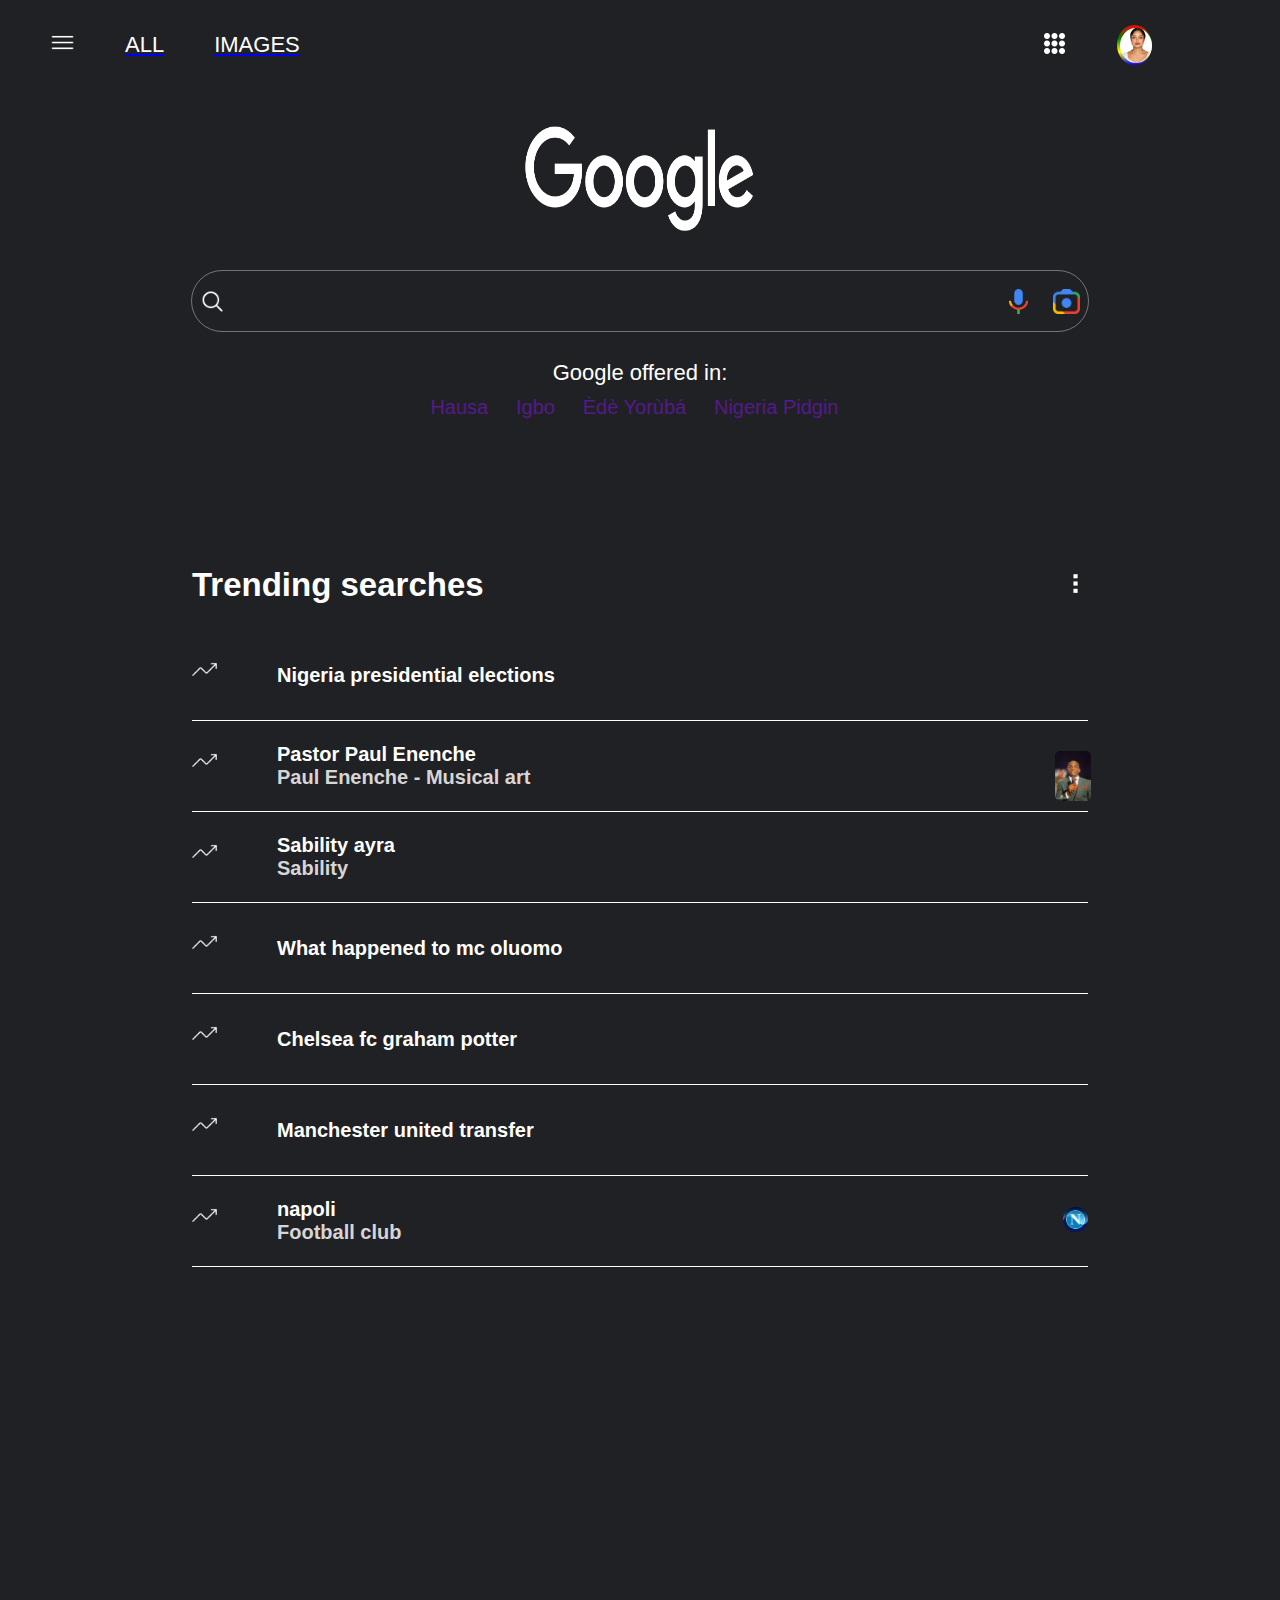
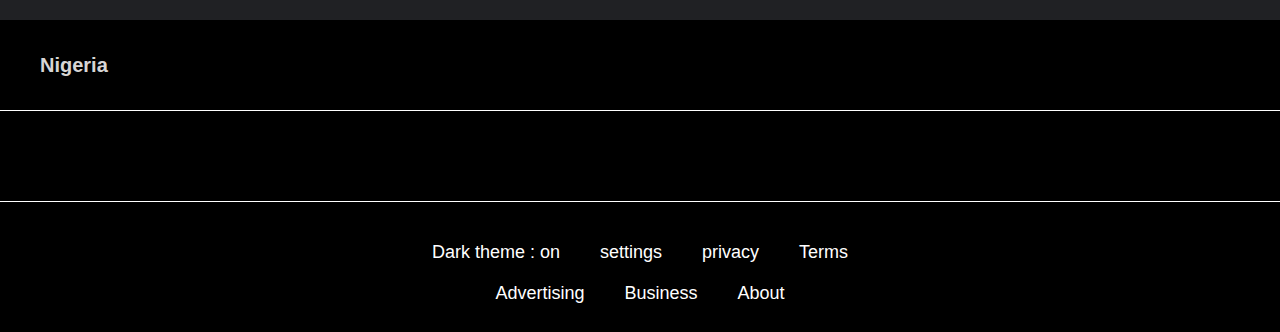
<file: google_clone_assignment/google.com.html>
<!DOCTYPE html>
<html lang="en">
<head>
    <meta charset="UTF-8">
    <meta http-equiv="X-UA-Compatible" content="IE=edge">
    <meta name="viewport" content="width=device-width, initial-scale=1.0">
    <title>www.google.com</title>
    <link rel="stylesheet" href="google.com.css">
    <link rel="stylesheet" href="google-trending.css">
</head>
<body>
    <div class="nav">
        <div class="left_nav">
            <div>
                <img class="menu2" src="icons8-menu-rounded-30.png">
            </div>
            <div>
                <p class="top">ALL</p>
            </div>
            <div>
                <p class="top">IMAGES</p>
            </div>
        </div>
        <div class="right_nav">
            <div>
                <img class="menu1" src="icons8-circled-menu-50.png">
            </div>
            <div class="profile">
            </div>
        </div>
    </div>
    <!-- google search session -->
    <div class="main">
        <div class="logo">
            <img class="google_logo" src="images$google/google_logo.jpg">
        </div>
        <div class="search-container">
            <fieldset class="search_session">
                <img class="search_icon" src="images$google/icons8-search-30.png">
                <input class="SEARCH" type="search">
                <img class="voice" src="images$google/clipart159611.png">
                <img class="google_lens" src="images$google/Google_Lens_2021.png">
            </fieldset>
        </div>
        <div class="language">
            <p>Google offered in:</p>
            <div class="language-container">
                <a class="blue" href="">Hausa</a> &nbsp; &nbsp;
                <a class="blue" href="">Igbo</a> &nbsp; &nbsp;
                <a class="blue" href="">Èdè Yorùbá</a> &nbsp; &nbsp;
                <a class="blue" href="">Nigeria Pidgin</a> &nbsp;
            </div>
        </div>
    </div>
    <div class="sub_main">
        <div class="sub_main_container">
            <div class="first_sub_main">
                <div class="first_sub_mainleft">
                    <h1>Trending searches</h1>
                </div>
                <div class="first_sub_mainright">
                    <img class="mini_icon" src="images$google/icons8-menu-vertical-24.png">
                </div>
            </div>
            <div class="second_sub_main">
                <div class="trend-left">
                    <img class="trend" src="images$google/icons8-chart-arrow-rise-64.png">
                </div>
                <div class="trend_right">
                    <span>Nigeria presidential elections</span>
                </div>
            </div>
            <div class="third_sub_main">
                <div class="third_sub_container_left">
                    <div class="trend-left">
                        <img class="trend" src="images$google/icons8-chart-arrow-rise-64.png">
                    </div>
                    <div class="trend_right">
                        <span>Pastor Paul Enenche </span> <br>
                        <span class="grey">Paul Enenche - Musical art</span>
                    </div>
                </div>
                <div class="third_sub_container_right">
                    <div class="trend_image">
                        <img class="enenche" src="images$google/88060295_685172685624243_5020403219507970048_n.jpg">
                    </div>
                </div>
            </div>
            <div class="fourth_sub_main">
                <div class="trend-fourth">
                    <img class="trend" src="images$google/icons8-chart-arrow-rise-64.png">
                </div>
                <div class="trend_fourth">
                    <span>Sability ayra</span> <br>
                    <span class="grey">Sability</span>
                </div>
            </div>
           <div class="fifth_sub_main">
                <div class="trend-fifth">
                    <img class="trend" src="images$google/icons8-chart-arrow-rise-64.png">
                </div>
                <div class="trend_fifth">
                    <span>What happened to mc oluomo</span>
                </div>
            </div>
            <div class="sixth_sub_main">
                <div class="trend-sixth">
                    <img class="trend" src="images$google/icons8-chart-arrow-rise-64.png">
                </div>
                <div class="trend_sixth">
                    <span>Chelsea fc graham potter</span>
                </div>
            </div>
            <div class="seventh_sub_main">
                <div class="trend-seventh">
                    <img class="trend" src="images$google/icons8-chart-arrow-rise-64.png">
                </div>
                <div class="trend_seventh">
                    <span>Manchester united transfer</span>
                </div>
            </div>
            <div class="eight_sub_main">
                <div class="eight_sub_container_left">
                    <div class="trend-left">
                        <img class="trend" src="images$google/icons8-chart-arrow-rise-64.png">
                    </div>
                    <div class="trend_eight">
                        <span>napoli </span> <br>
                        <span class="grey">Football club</span>
                    </div>
                </div>
                <div class="eight_sub_container_right">
                    <div class="trend_image">
                        <img class="NApoli" src="images$google/clipart2045592.png">
                    </div>
                </div>
            </div>
        </div>
    </div>
    <div class="deep_black">
        <div class="sub_main2">
            <p class="sub_mainp">Nigeria</p>
        </div>
        <div class="sub_main3">
            <p class="sub_mainempty"></p>
        </div>
        <div class="footer">
            <div class="footer_container">
                <ul class="language_footer">
                    <li>Dark theme : on</li>
                        <li>settings </li>
                        <li>privacy</li>
                        <li>Terms</li>
                </ul>
                <ul class="language_footer">
                    <li>Advertising</li> 
                        <li>Business</li> 
                        <li>About </li> 
                </ul>
            </div>
        </div>
    </div> 
</body>
</html>
</file>
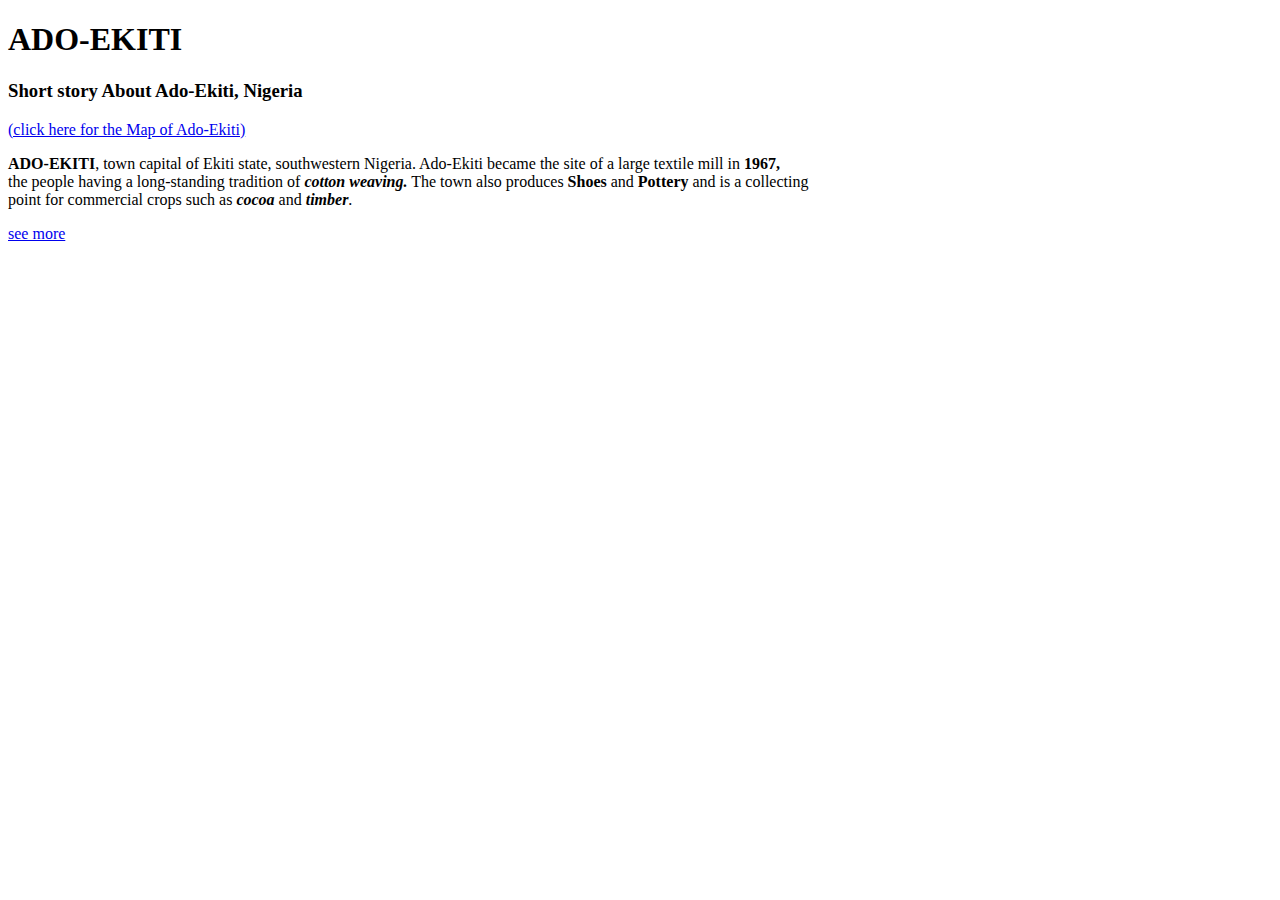
<file: week 1/Assignment day 1.html>
<!DOCTYPE html>
<html lang="en">

<head>
  <meta charset="UTF-8">
  <meta http-equiv="X-UA-Compatible" content="IE=edge">
  <meta name="viewport" content="width=device-width, initial-scale=1.0">
  <title>Short story</title>
</head>

<body>
  <h1>ADO-EKITI</h1>
  <h3>Short story About Ado-Ekiti, Nigeria</h3>
  <a href="https://www.google.com/maps/@7.633333,5.216667,45178m/data=!3m1!1e3?hl=en-US">(click here for the Map of
    Ado-Ekiti)</a>
  <div>
    <p><strong>ADO-EKITI</strong>, town capital of Ekiti state, southwestern Nigeria.
      Ado-Ekiti became the site of a large textile mill in <strong>1967,</strong>
      <br>the people having a long-standing tradition of <strong><i>cotton weaving.</i></strong>
      The town also produces <strong>Shoes</strong> and <strong>Pottery</strong> and is a collecting
      <br>point for commercial crops such as <strong><em>cocoa</em></strong> and <strong><em>timber</em></strong>.
    </p>
    <a href="https://www.britannica.com/place/Ado-Ekiti">see more</a>
  </div>
</body>

</html>
</file>
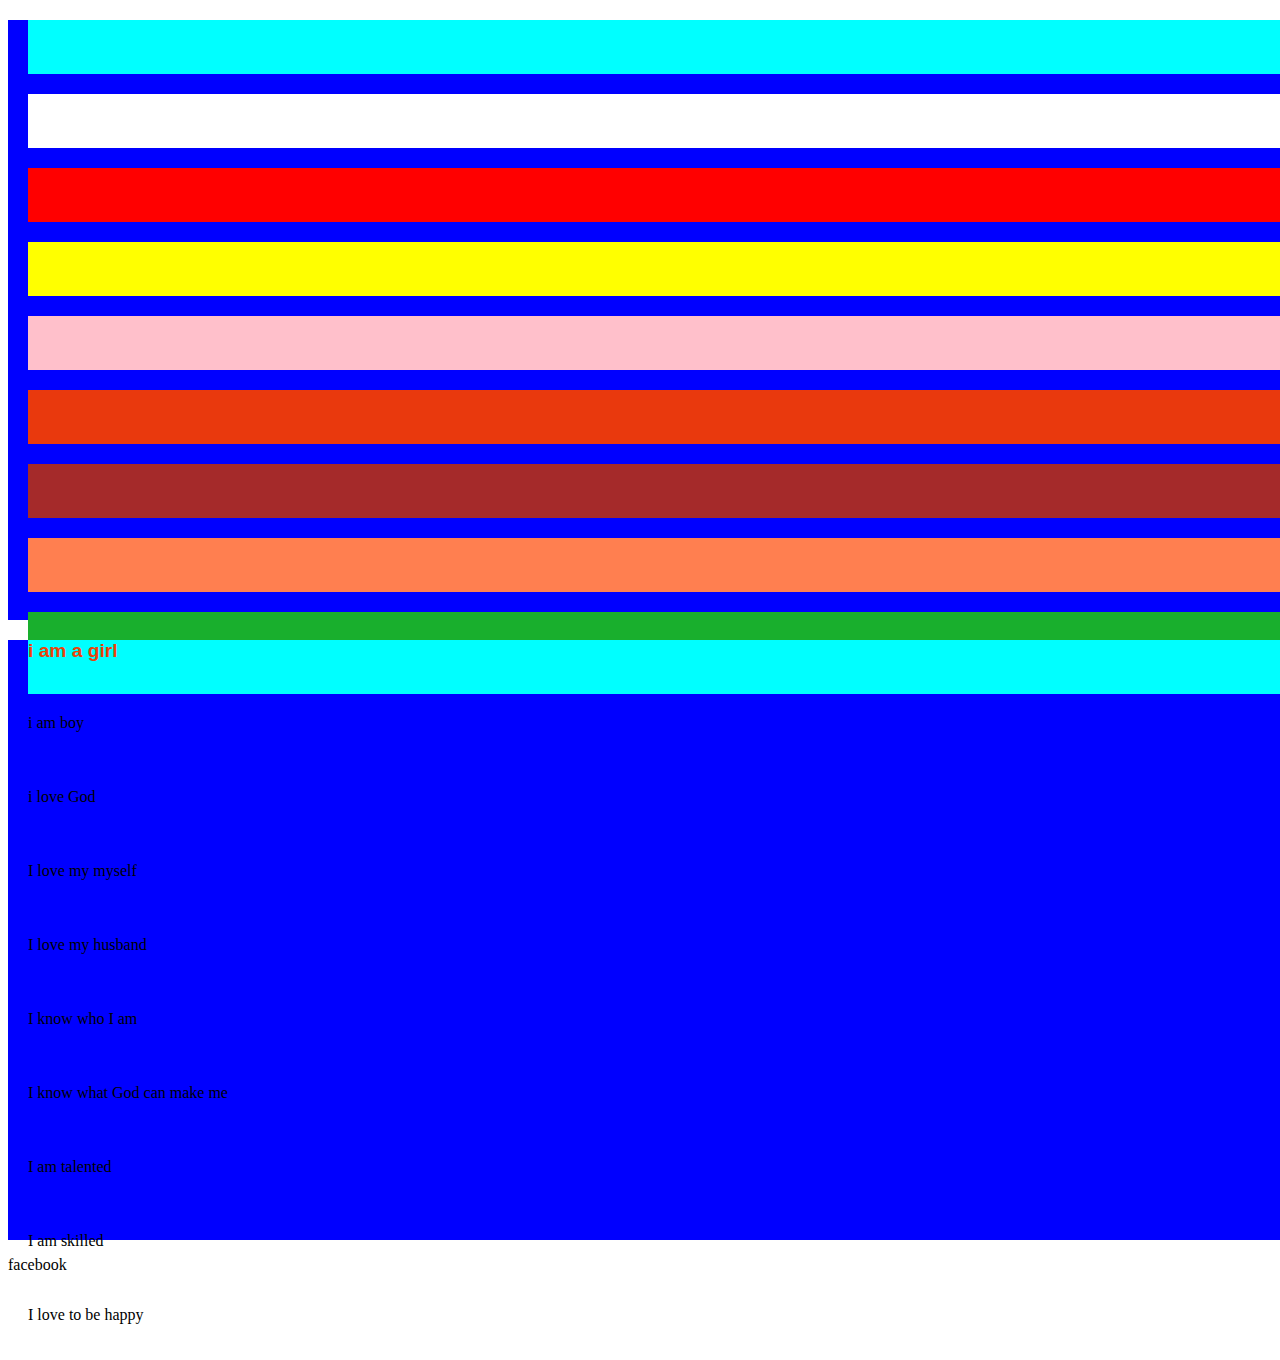
<file: week 1/Day 3.html>
<!DOCTYPE html>
<html lang="en">
<head>
    <meta charset="UTF-8">
    <meta http-equiv="X-UA-Compatible" content="IE=edge">
    <meta name="viewport" content="width=device-width, initial-scale=1.0">
    <title>Document</title>
    <link rel="stylesheet" href="style.css">
</head>
<body>
  <div class="parent">
    <div class="first born"></div>
    <div class="second born"></div>
    <div class="third born"></div>
    <div class="fourth born"></div>
    <div class="fifth born"></div>
    <div class="six born"></div>
    <div class="seven born"></div>
    <div class="eight born"></div>
    <div class="nine born"></div>
    <div class="ten born"></div>
  </div> 
<div>
   <div class="parent">
    <div class="children a">i am a girl</div>
    <div class="children b">i am boy</div>
    <div class="children c">i love God</div>
    <div class="children d">I love my myself</div>
    <div class="children e">I love my husband</div>
    <div class="children f">I know who I am</div>
    <div class="children 7">I know what God can make me</div>
    <div class="children 8">I am talented</div>
    <div class="children 9">I am skilled</div>
    <div class="children 10">I love to be happy</div>
   </div>
   <p>facebook</p> 
</body>
</html>
</file>
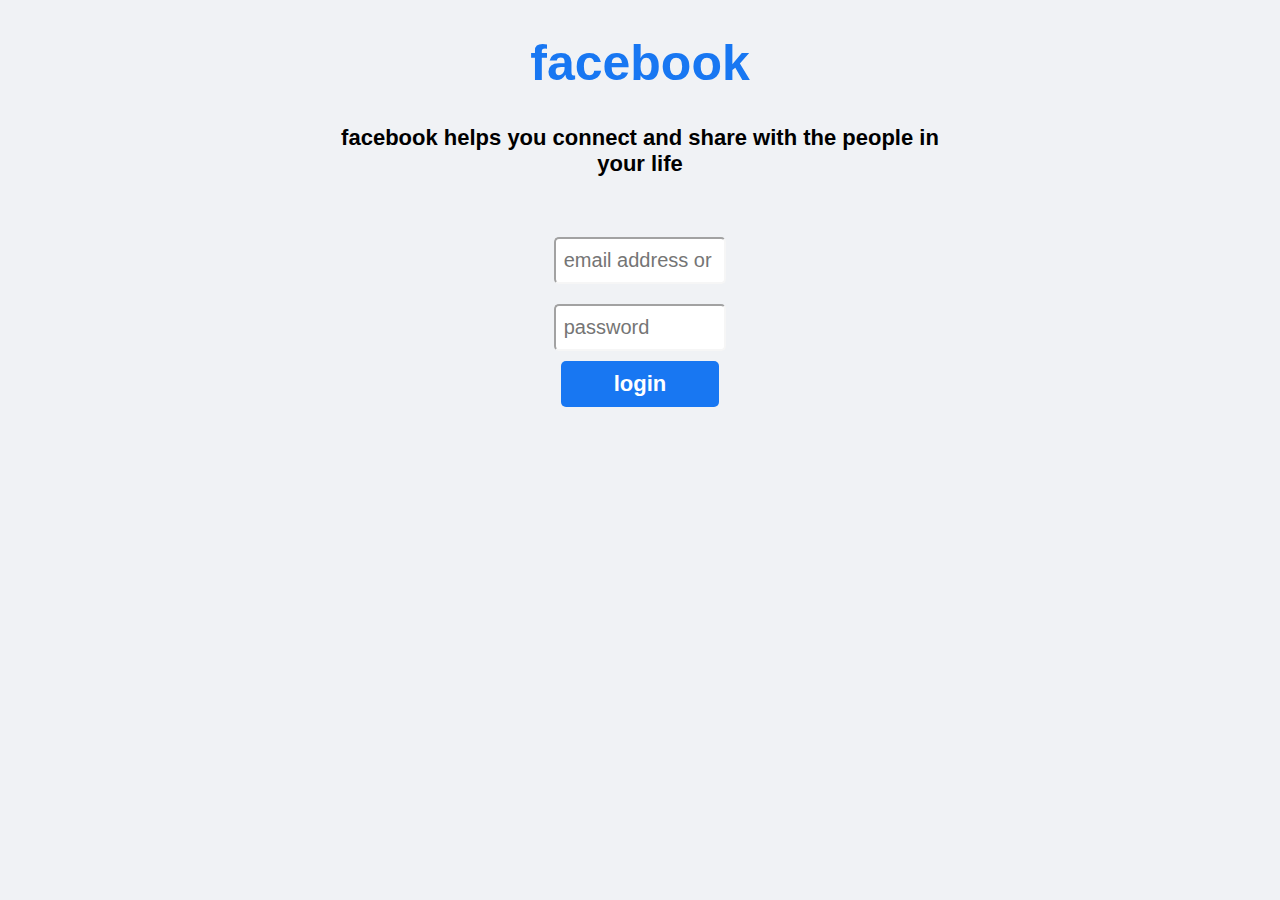
<file: week 1/facebook clone.html>
<!DOCTYPE html>
<html lang="en">
<head>
    <meta charset="UTF-8">
    <meta http-equiv="X-UA-Compatible" content="IE=edge">
    <meta name="viewport" content="width=device-width, initial-scale=1.0">
    <title>facebook clone</title>
    <link rel="stylesheet" href="facebook clone.css">
</head>
<body>
  <div class="container">
    <h1 class="title">facebook</h1>
    <p class="instruction">facebook helps you connect and share 
        with the people in your life</p>
</div>
    <div class="input_container">
        <div class="input_fields">
            <input type="text" placeholder="email address or phone number">
            <input type="password" placeholder="password">
            <button>login</button>
        </div>
    </div>
</body>
</html>
</file>
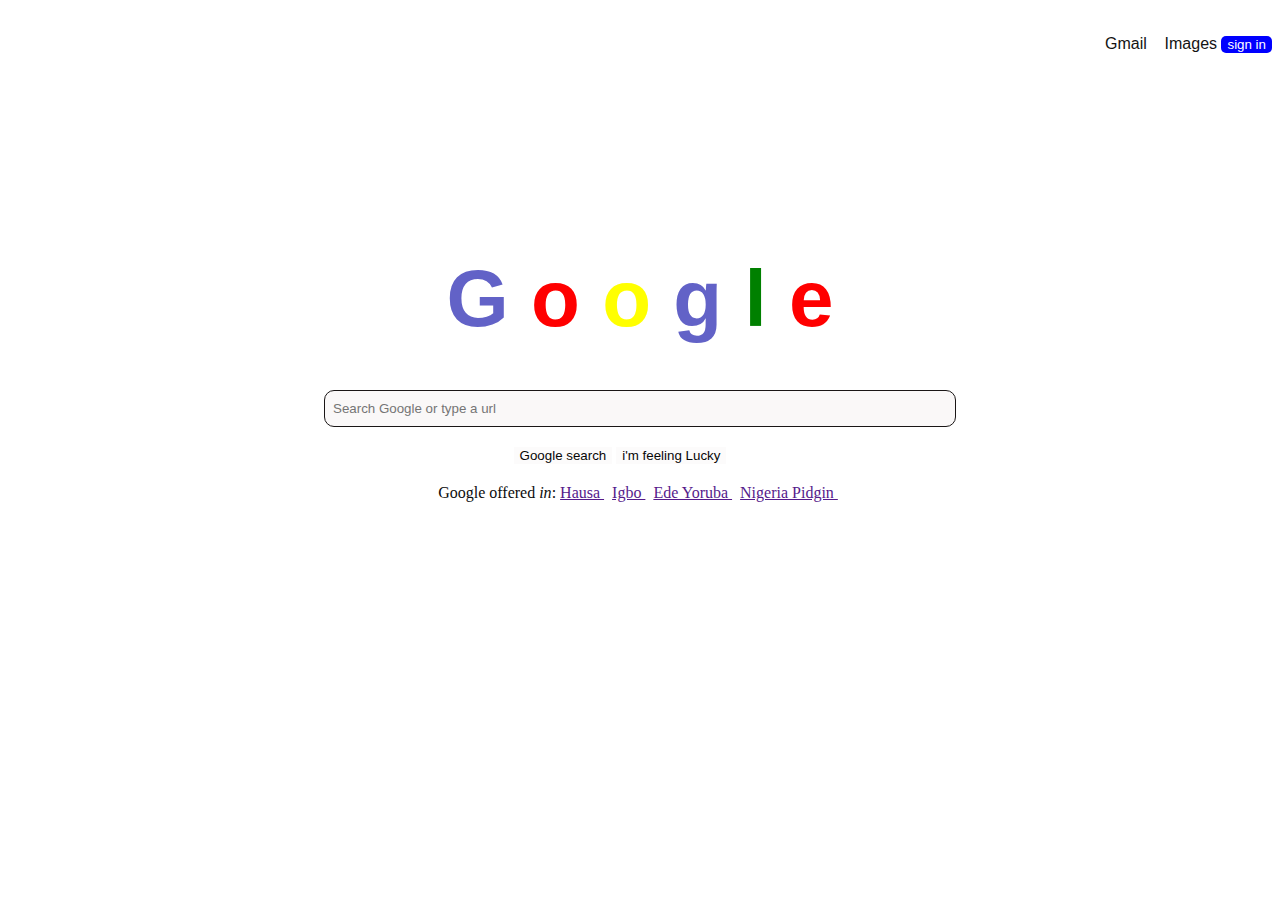
<file: week 1/Google assignment.html>
<!DOCTYPE html>
<html lang="en">

<head>
    <meta charset="UTF-8">
    <meta http-equiv="X-UA-Compatible" content="IE=edge">
    <meta name="viewport" content="width=device-width, initial-scale=1.0">
    <title>google log in page clone</title>
    <link rel="stylesheet" href="google assignment.css">
</head>

<body>
    <div class="left_top">
        <pre> Gmail    Images <button class="sign">sign in</button></pre>
    </div>
    <div class="container_head">
        <h1 class="title"><span class="blue">G</span>
            <span class="red">o</span>
            <span class="yellow">o</span>
            <span class="blue">g</span>
            <span class="green">l</span>
            <span class="red">e</span></h1>
    </div>
    <div class="container_input">
        <input type="search" placeholder="Search Google or type a url" id="input"/>
    </div>
    <div class="container_button">
        <button><a href="www.google.com"></a>Google search</button>
        <button>i'm feeling Lucky</button>
    </div>
    <div class="container_footer">
        <span>Google offered <i> in</i>:</span>
        <a href=""> Hausa </a> &nbsp
        <a href=""> Igbo </a> &nbsp
        <a href=""> Ede Yoruba </a> &nbsp
        <a href=""> Nigeria Pidgin </a> &nbsp
    </div>
</body>

</html>
</file>
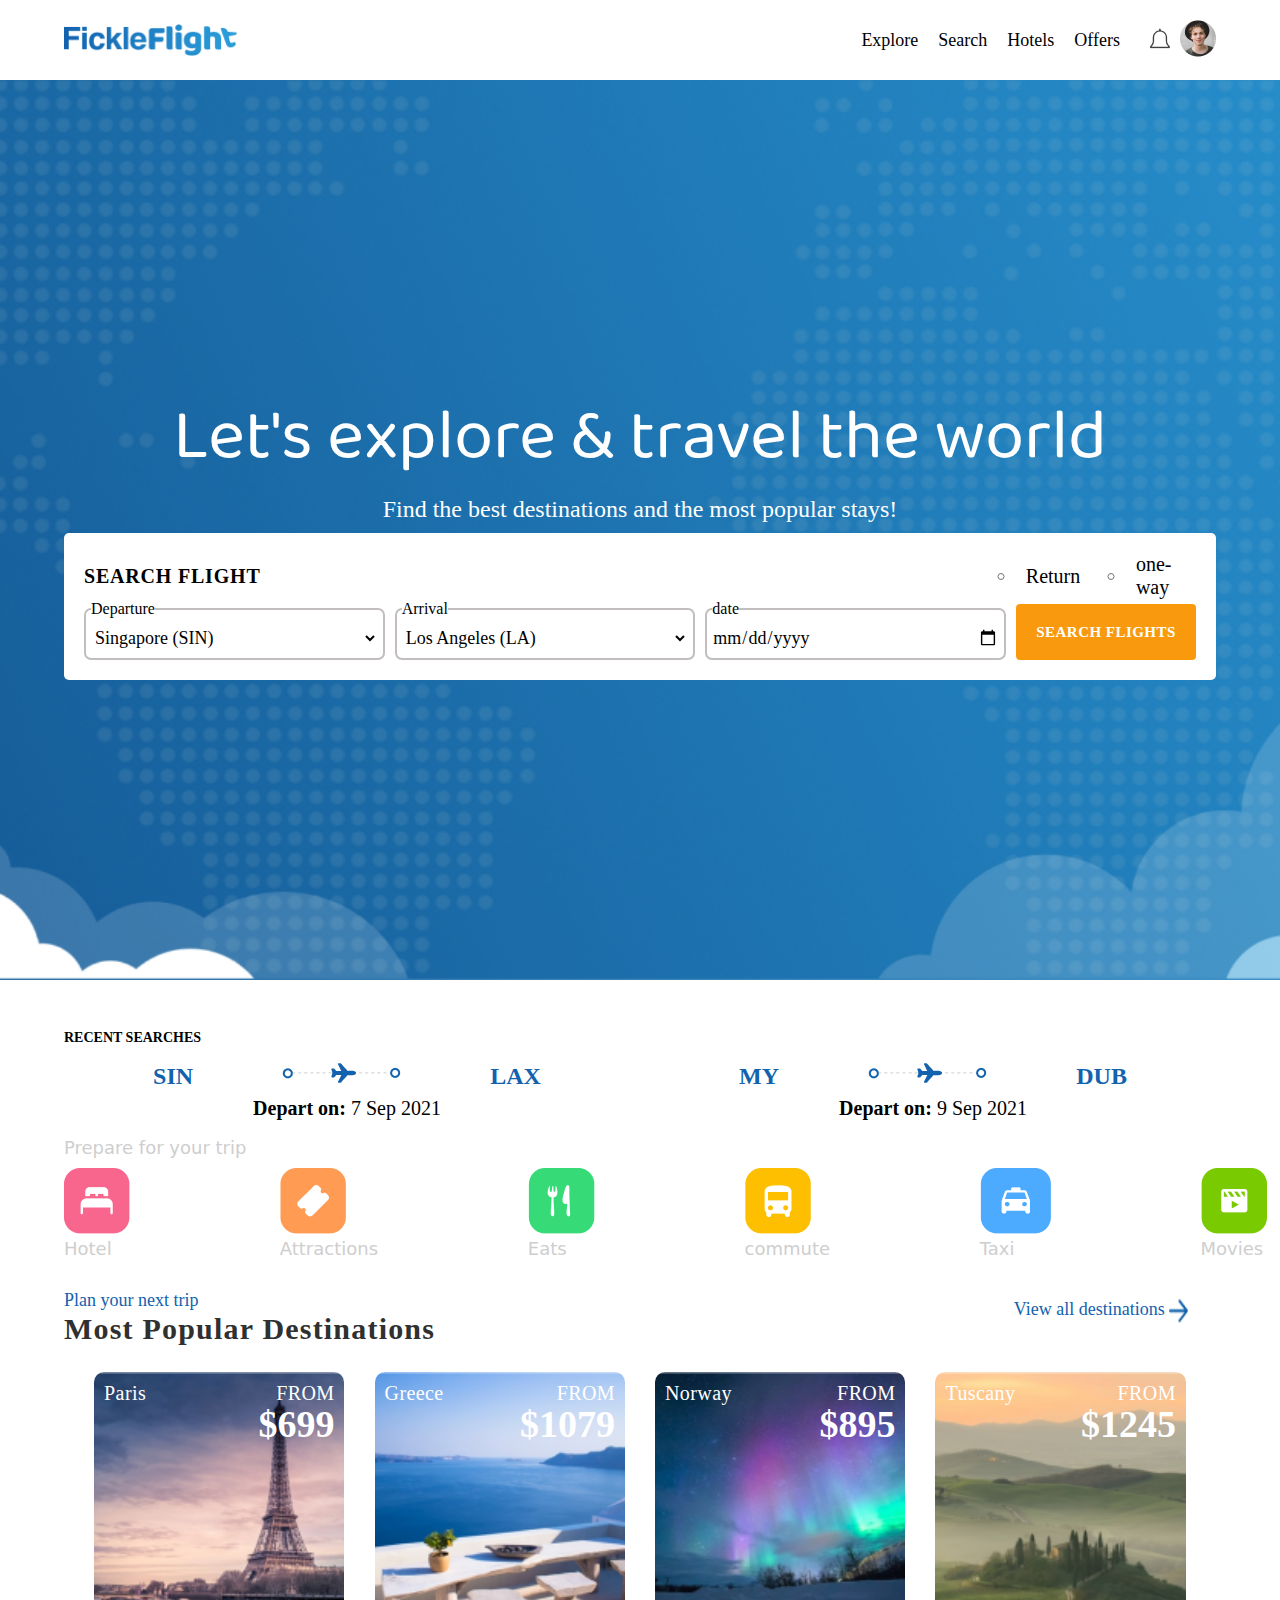
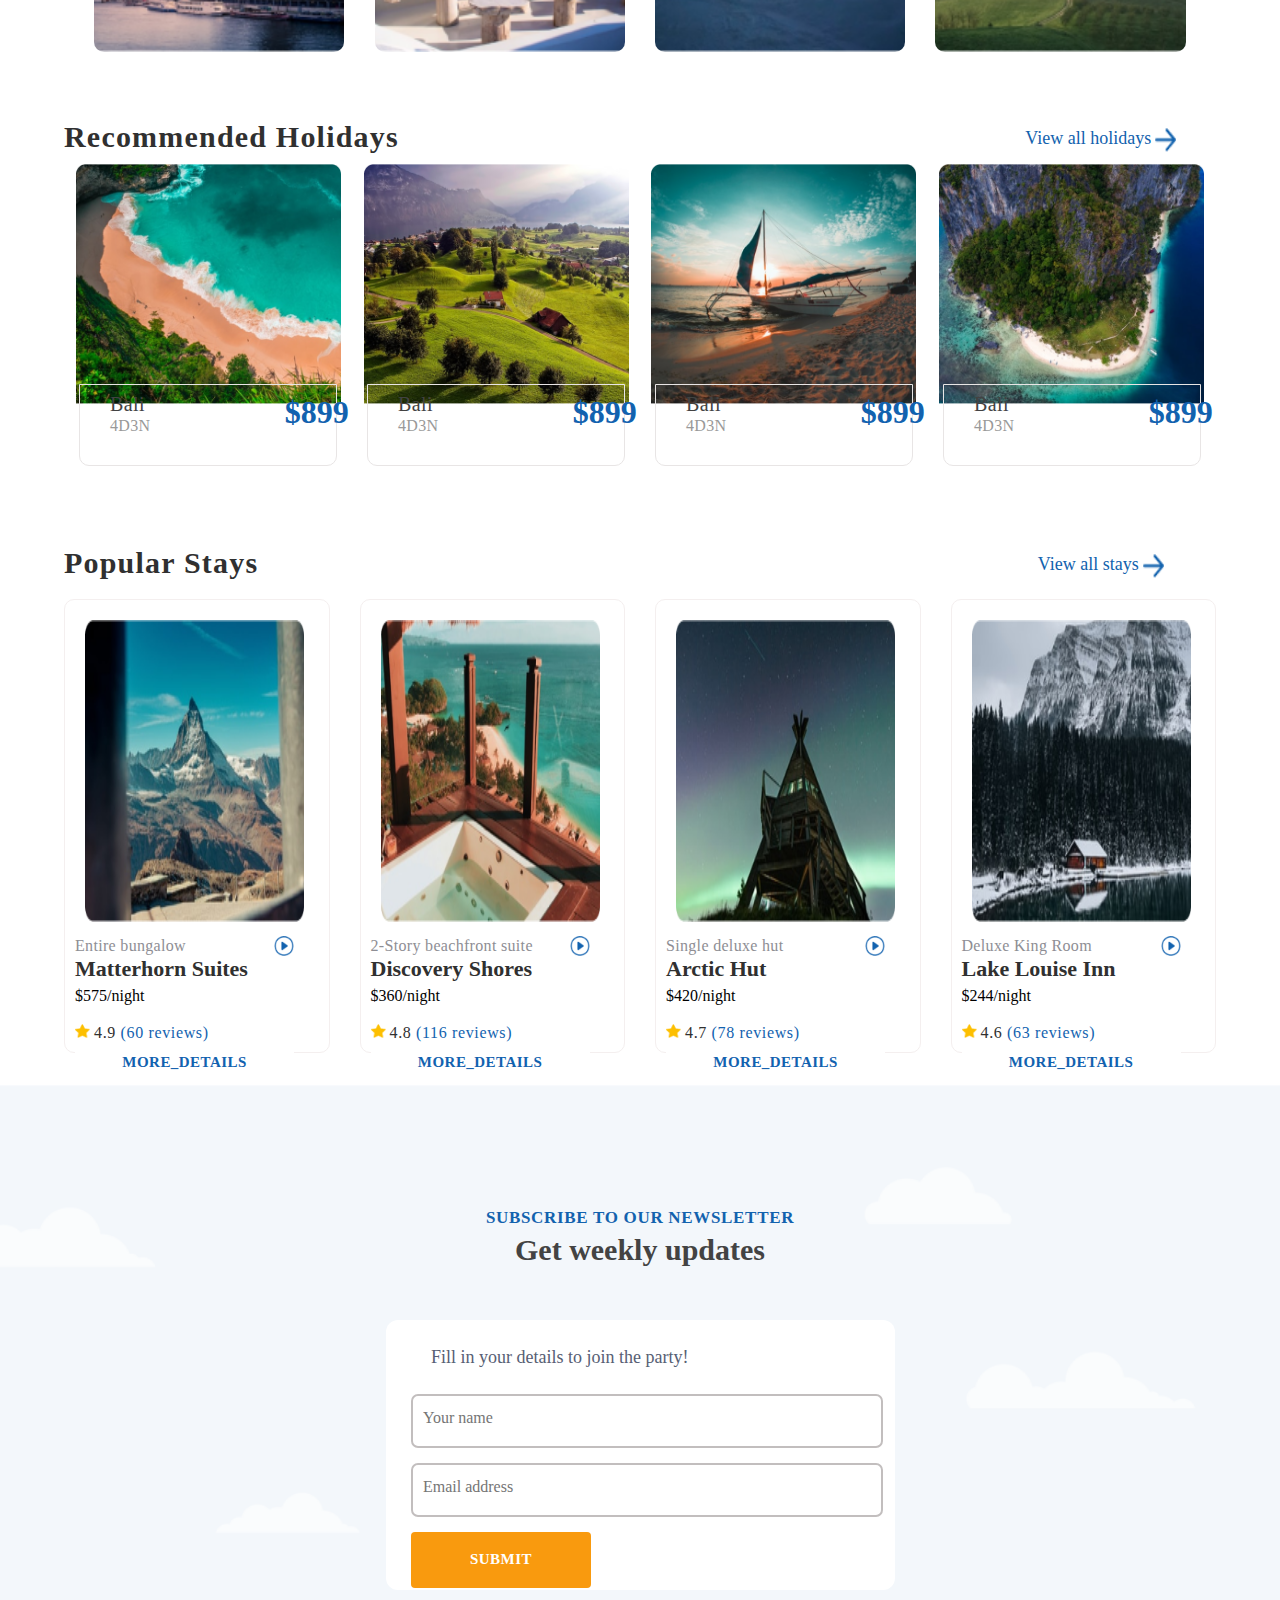
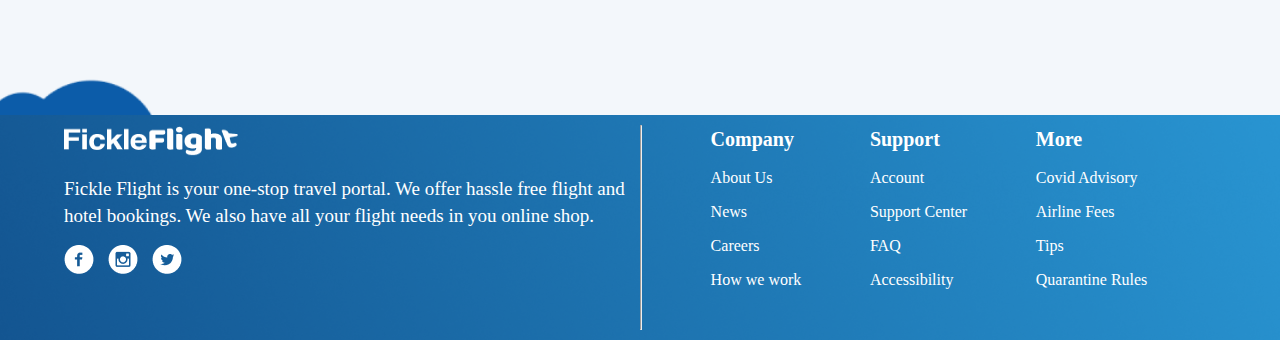
<file: week 2/www.flicker.com.html>
<!DOCTYPE html>
<html lang="en">

<head>
    <meta charset="UTF-8">
    <meta http-equiv="X-UA-Compatible" content="IE=edge">
    <meta name="viewport" content="width=device-width, initial-scale=1.0">
    <title>www.flickerflight.com</title>
    <link rel="stylesheet" href="main.css">
    <link rel="stylesheet" href="day3.css">
    <link rel="stylesheet" href="hero.css">
    <link rel="stylesheet" href="sub_main.css">
    <link rel="stylesheet" href=" sub_main2.css">
    <link rel="stylesheet" href="sub_main3.css">
    <link rel="stylesheet" href="footer.css">
    <link rel="stylesheet" href="foot_footer.css">
    <link rel="preconnect" href="https://fonts.googleapis.com">
    <link rel="preconnect" href="https://fonts.gstatic.com" crossorigin>
    <link
        href="https://fonts.googleapis.com/css2?family=Baloo+Bhai+2:wght@800&family=Baloo+Bhaijaan+2:wght@800&display=swap"
        rel="stylesheet">
</head>

<body>
    <!-- header section -->
    <header class="header_container">
        <div class="header_content">
            <img class="logo" src="/week 2/day 2/images/Combined-Shapeflickertop.png" />
            <ul class="navigation">
                <li class="nav">
                    <a href="">Explore</a>
                    <a href="">Search</a>
                    <a href="">Hotels</a>
                    <a href="">Offers</a>
                </li>
                <li class="icon">
                    <i class="bell"><img src="images/Vectorbell.png"></i>
                    <i class="profile"><img src="images/profile picture.png"></i>
                </li>
            </ul>
        </div>
    </header>
    <!-- Hero section -->
    <section class="hero">
        <div class="hero_container">
            <h1 class="title">Let's explore & travel the world</h1>
            <p class="subtitle">Find the best destinations and the most popular stays!</p>
            <div class="input_field_container">
                <div class="top_field_title">
                    <h2>Search flight</h2>
                    <div class="type_radio">
                        <input id="Return" type="radio" name="flight" value="Return" />
                        <label class="label_for_flight" for="Return">Return</label>
                        <input id="one-way" type="radio" name="flight" value="One-way" />
                        <label class="label_for_flight" for="one-way">one-way</label>
                    </div>
                </div>
                <div class="input_field_select_container">
                    <div class="fieldset_container">
                        <fieldset>
                            <legend value="Departure">Departure</legend>
                            <select class="departure">
                                <option value="Departure">Singapore (SIN)</option>
                                <option value="Departure">Nigeria (N)</option>
                            </select>
                        </fieldset>
                        <fieldset>
                            <legend value="Arrival">Arrival</legend>
                            <select class="departure">
                                <option value="Arrival">Los Angeles (LA)</option>
                                <option value="Arrival">Nigeria </option>
                            </select>
                        </fieldset>
                        <fieldset>
                            <legend value="Date">date</legend>
                            <input class="departure" type="date" placeholder="01/05/2022" value="date">
                        </fieldset>
                        <div class="button_container">
                            <button>Search flights</button>
                        </div>
                    </div>

                </div>
            </div>
        </div>
    </section>
    <!-- main body -->
    <section class="main_body">
        <div class="RECENT_search_container">
            <p class="rec"> RECENT SEARCHES </p>
            <div class="upperpart">
                <div class="lax">
                    <div class="uplax">
                        <div class="sin_line">
                            <p> SIN </p>
                        </div>
                        <div class="plane"><img src="/week 2/images/Durationmainflight.png"> </div>
                        <div class="depart_date">
                            <p>LAX</p>
                        </div>
                    </div>
                    <div class="downlax">
                        <p><strong>Depart on:</strong> 7 Sep 2021</p>
                    </div>
                </div>
                <div class="Dub">
                    <div class="upDub">
                        <div class="dub_line">
                            <p> MY </p>
                        </div>
                        <div class="plane"><img src="/week 2/images/Durationmainflight.png"></div>
                        <div class="depart_date">
                            <p>DUB</p>
                        </div>
                    </div>
                    <div class="downDub">
                        <p><strong>Depart on:</strong> 9 Sep 2021</p>
                    </div>
                </div>
            </div>
            <div class="prepare_trip_container">
                <p>Prepare for your trip</p>
                <div class="prepare_trip_gallery">
                    <figure>
                        <img class="gallery" src="/week 2/images/Hotel Icon.png">
                        <figcaption>Hotel</figcaption>
                    </figure>
                    <figure>
                        <img class="gallery" src="/week 2/images/Attractions Icon.png">
                        <figcaption>Attractions</figcaption>
                    </figure>
                    <figure>
                        <img class="gallery" src="/week 2/images/Eats Icon.png">
                        <figcaption>Eats</figcaption>
                    </figure>
                    <figure>
                        <img class="gallery" src="/week 2/images/Commute icon.png">
                        <figcaption>commute</figcaption>
                    </figure>
                    <figure>
                        <img class="gallery" src="/week 2/images/Taxi Icon.png">
                        <figcaption>Taxi</figcaption>
                    </figure>
                    <figure>
                        <img class="gallery" src="/week 2/images/Movies icon.png">
                        <figcaption>Movies</figcaption>
                    </figure>
                </div>
            </div>
        </div>
    </section>
    <!-- plan_your_next_trip -->
    <section class="sub_main">
        <div class="plan_your_trip_container">
            <div class="plan_your_trip_container_upper">
                <div class="up1">
                    <p class="plan">Plan your next trip</p>
                    <h3 class="popular">Most Popular Destinations</h3>
                </div>
                <div class="up2">
                    <p>View all destinations</p>
                    <img class="direction" src="/week 2/images/Groupdirection.png">
                </div>
            </div>
            <div class="plan_your_trip_container_down">
                <div class="down">
                    <div class="down_bg1">
                        <div class="top_text">
                            <p class="left_top">Paris</p>
                            <p class="right_top">FROM</p>
                        </div>
                        <p class="right_top_big">$699</p> 
                    </div>
                    <div class="down_bg2">
                        <div class="top_text">
                        <p class="left_top">Greece</p>
                        <p class="right_top">FROM</p>
                        </div>
                        <p class="right_top_big">$1079</p> 
                    </div>
                    <div class="down_bg3">
                        <div class="top_text">
                         <p class="left_top">Norway</p>
                        <p class="right_top">FROM</p>
                        </div>
                        <p class="right_top_big">$895</p> 
                    </div>
                    <div class="down_bg4">
                        <div class="top_text">
                        <p class="left_top">Tuscany</p>
                        <p class="right_top">FROM</p>
                        </div>
                        <p class="right_top_big">$1245</p> 
                    </div>
                </div>
            </div>
        </div>
    </section>
    <!-- Recommended holiday -->
    <section class="sub_main2">
        <div class="recommeded_holiday_container">
            <div class="recommeded_holiday_container_top">
                <h3 class="popular">Recommended Holidays</h3>
                <div class="up2">
                    <p>View all holidays</p>
                    <img class="direction" src="/week 2/images/Groupdirection.png">
                </div>
            </div>
            <div class="gallery_part">
                <div class="recommeded_holiday_container_gallery">
                    <img src="/week 2/images/unsplash_5MV818tzxeo(1).png">
                    <img src="/week 2/images/SwitzerlandImage.png">
                    <img src="/week 2/images/BoracayImage.png">
                    <img src="/week 2/images/PalawanImage.png">
                </div>
                <div class="sub_bottom">
                    <div class="sub_bottom_container">
                        <div class="left">
                            <p class="black">Bali</p>
                            <p class="grey">4D3N</p>
                        </div>
                        <div class="rate">
                            <h4>$899</h4>
                        </div>
                    </div>
                    <div class="sub_bottom_container">
                        <div class="left">
                            <p class="black">Bali</p>
                            <p class="grey">4D3N</p>
                        </div>
                        <div class="rate">
                            <h4>$899</h4>
                        </div>
                    </div>
                    <div class="sub_bottom_container">
                        <div class="left">
                            <p class="black">Bali</p>
                            <p class="grey">4D3N</p>
                        </div>
                        <div class="rate">
                            <h4>$899</h4>
                        </div>
                    </div>
                    <div class="sub_bottom_container">
                        <div class="left">
                            <p class="black">Bali</p>
                            <p class="grey">4D3N</p>
                        </div>
                        <div class="rate">
                            <h4>$899</h4>
                        </div>
                    </div>
                </div>
            </div>
        </div>

        </div>
    </section>
    <!-- Popular Stays -->
    <section class="sub_main3">
        <div class="Popular_Stays_container">
            <div class="Popular_Stays_container_top">
                <h3 class="popular">Popular Stays</h3>
                <div class="up2">
                    <p>View all stays</p>
                    <img class="direction" src="/week 2/images/Groupdirection.png">
                </div>
            </div>
            <div class="Popular_Stays_container_gallery">
                <div class="Popular_Stays_container_gallery_sub">
                    <img class="main_image" src="/week 2/images/Matterhorn Suites Image.png">
                    <div class="figplay">
                        <figcaption class="first_caption">Entire bungalow</figcaption>
                        <img class="play" src="/week 2/images/Groupplay.png">
                    </div>
                    <p class="biggest">Matterhorn Suites</p>
                    <label>$575/night</label><br><br>
                    <img class="star" src="/week 2/images/Vectorstar.png">
                    <label class="last_line">4.9 <span>(60 reviews)</span></label><br>
                    <button class="more_details">more_details</button>
                </div>
                <div class="Popular_Stays_container_gallery_sub">
                    <img class="main_image" src="/week 2/images/Discovery Shores Imagediscovery.png">
                    <div class="figplay">
                        <figcaption class="first_caption">2-Story beachfront suite</figcaption>
                        <img class="play" src="/week 2/images/Groupplay.png">
                    </div>
                    <p class="biggest">Discovery Shores</p>
                    <label>$360/night</label><br><br>
                    <img class="star" src="/week 2/images/Vectorstar.png">
                    <label class="last_line">4.8 <span>(116 reviews)</span></label><br>
                    <button class="more_details">more_details</button>
                </div>
                <div class="Popular_Stays_container_gallery_sub">
                    <img class="main_image" src="/week 2/images/Arctic Hut Imagearctic_hut.png">
                    <div class="figplay">
                        <figcaption class="first_caption">Single deluxe hut</figcaption>
                        <img class="play" src="/week 2/images/Groupplay.png">
                    </div>
                    <p class="biggest">Arctic Hut </p>
                    <label>$420/night</label><br><br>
                    <img class="star" src="/week 2/images/Vectorstar.png">
                    <label class="last_line">4.7 <span>(78 reviews)</span></label><br>
                    <button class="more_details">more_details</button>
                </div>
                <div class="Popular_Stays_container_gallery_sub">
                    <img class="main_image" src="/week 2/images/Lake Louise Imagelakelouise.png">
                    <div class="figplay">
                        <figcaption class="first_caption">Deluxe King Room</figcaption>
                        <img class="play" src="/week 2/images/Groupplay.png">
                    </div>
                    <p class="biggest">Lake Louise Inn</p>
                    <label>$244/night</label><br><br>
                    <img class="star" src="/week 2/images/Vectorstar.png">
                    <label class="last_line">4.6 <span>(63 reviews)</span></label><br>
                    <button class="more_details">more_details</button>
                </div>
            </div>
        </div>
    </section>
    <!-- footer container -->
    <section class="footer">
        <div class="footer_main">
            <div class="footer_main_container">
                <div class="footer_main_container_top">
                    <p class="paragraph">subscribe to our newsletter</p>
                    <h3>Get weekly updates</h3>
                </div>
                <div class="form_PART">
                    <div class="form_PART_alignment">
                        <p class="formpart">Fill in your details to join the party!</p>
                        <fieldset>
                            <input type="text" placeholder="Your name">
                        </fieldset>
                        <fieldset>
                            <input type="text" placeholder="Email address">
                        </fieldset>
                        <button class="footer_button">submit</button>
                    </div>
                </div>
            </div>
        </div>
    </section>
    <!-- foot footer -->
    <section class="foot_footer">
        <div class="foot_footer_main">
            <div class="foot_footer_main_top">
                <div class="foot_footer_main_top_left">
                        <img class="foot_footer_main_top_left_logo" src="/week 2/images/Logo.png">
                        <div class="foot_footer_main_top_left_body">
                            <blockquote >Fickle Flight is your one-stop travel portal. We offer hassle free flight and 
                                hotel bookings. We also have all your flight needs in you online shop.</blockquote>
                        </div>
                    <div class="foot_footer_main_top_left_bottom">
                        <img class="footer_icon" src="/week 2/images/entypo-social_facebook-with-circle.png">
                        <img class="footer_icon" src="/week 2/images/entypo-social_instagram-with-circle.png">
                        <img class="footer_icon" src="/week 2/images/entypo-social_twitter-with-circle.png">  
                    </div>
                </div>
                <hr>
                <div class="foot_footer_main_top_rigt">
                    <ul class="footer_list">
                     <li class="list_heading">Company</li>
                     <li class="list">About Us</li>
                     <li class="list">News</li>
                     <li class="list">Careers</li>
                     <li class="list">How we work</li>
                    </ul>
                    <ul class="footer_list">
                        <li class="list_heading">Support</li>
                        <li class="list">Account</li>
                        <li class="list">Support Center</li>
                        <li class="list">FAQ</li>
                        <li class="list">Accessibility</li>
                    </ul>
                    <ul class="footer_list">
                        <li class="list_heading">More</li>
                        <li class="list">Covid Advisory</li>
                        <li class="list">Airline Fees</li>
                        <li class="list">Tips</li>
                        <li class="list">Quarantine Rules</li>
                    </ul>
                </div>
            </div>
        </div>
    </section>
</body>

</html>
</file>
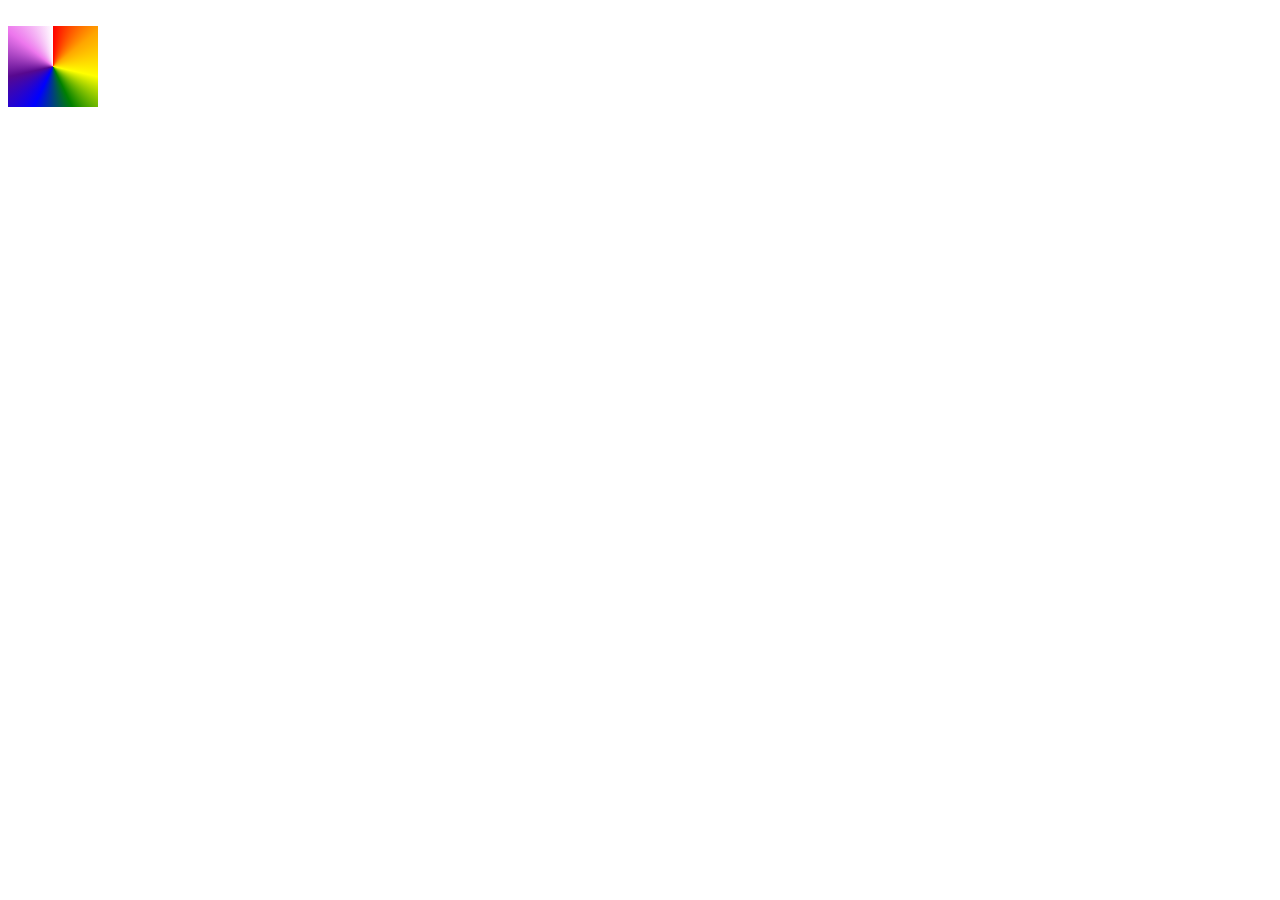
<file: week_3/grid.html>
<!DOCTYPE html>
<html lang="en">  

<head>
    <meta charset="UTF-8" />
    <meta http-equiv="X-UA-Compatible" content="IE=edge" />    
    <meta name="viewport" content="width=device-width, initial-scale=1.0" />    
    <link rel="stylesheet" href="grid.css" />
    <title>Document</title>  
</head>  

<body>    
    <!-- <div class="grid_container">    
          <div class="box1">Head</div>    
          <div class="box2">Side</div>    
          <div class="box3">Main</div>
         <div class="box4">Right</div>    
          <div class="box5">Footer</div>  
      </div>   -->
    <div class="rainbow">
    </div>
</body>

</html>
</file>
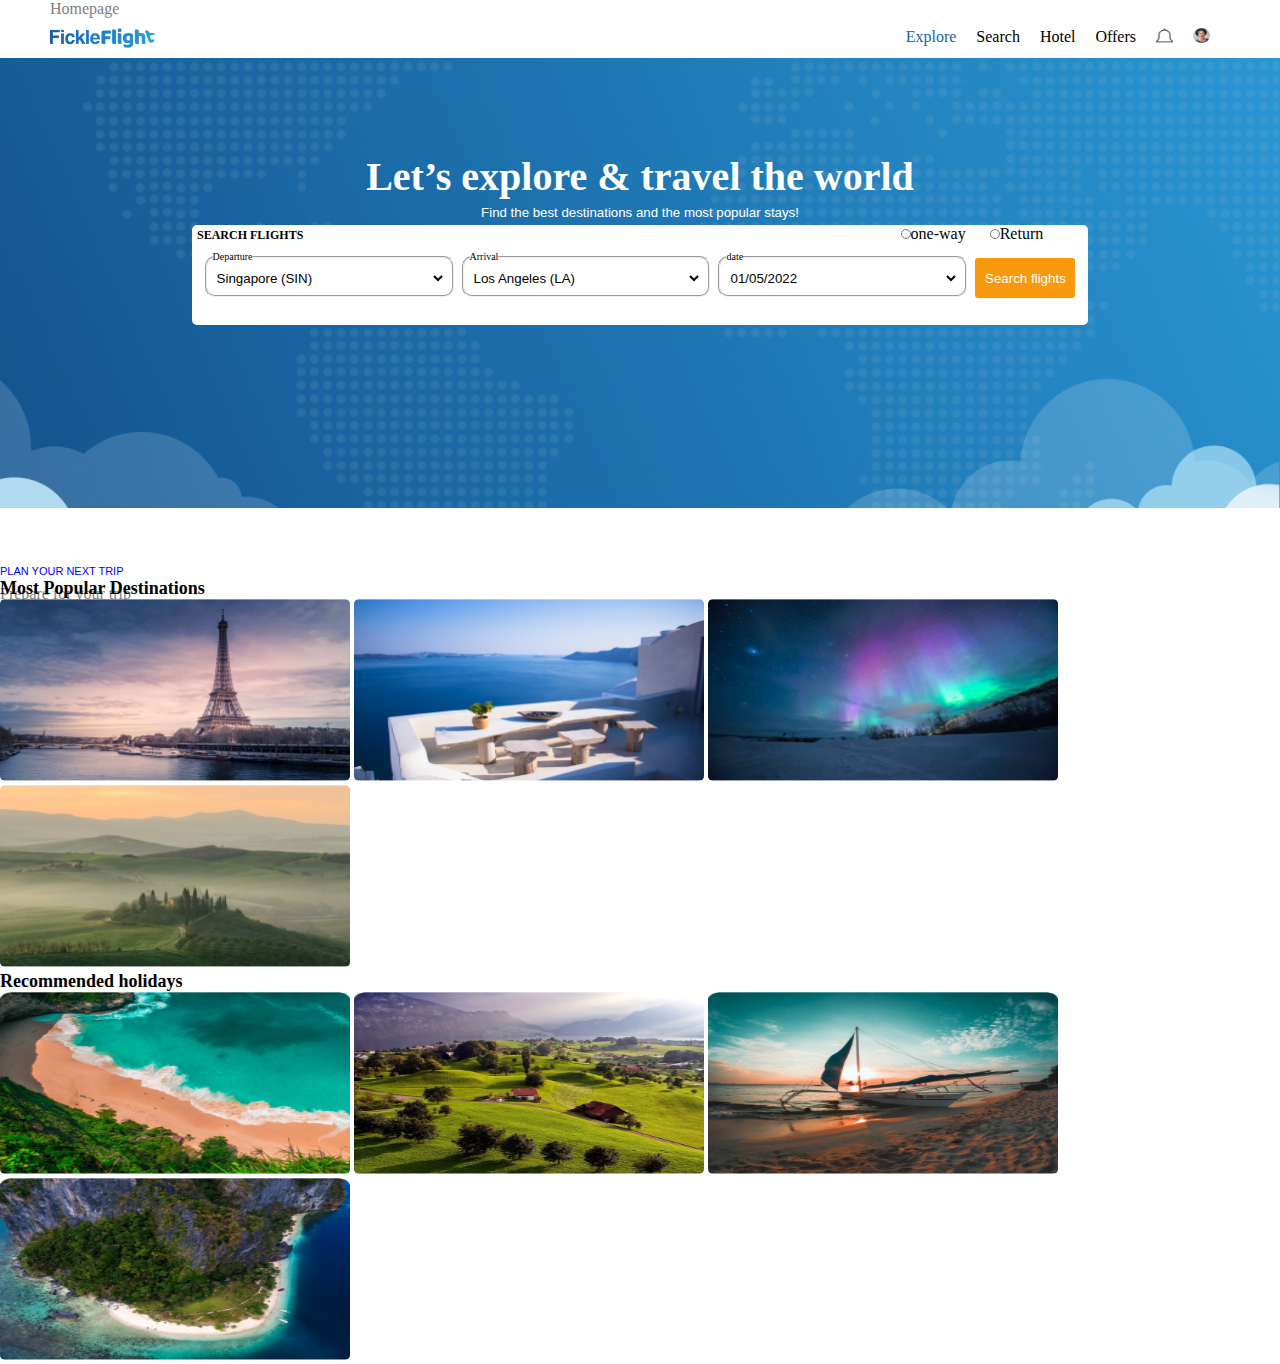
<file: week 2/day 2/web_template.html>
<!DOCTYPE html>
<html lang="en">

<head>
  <meta charset="UTF-8">
  <meta http-equiv="X-UA-Compatible" content="IE=edge">
  <meta name="viewport" content="width=device-width, initial-scale=1.0">
  <title>Document</title>
  <link rel="stylesheet" href="/week 2/day 2/template.css">
</head>

<body>
  <p>Homepage</p>
  <div class="wrapper">
    <!--header that contain top section  -->
    <div class="top">
      <img src="/week 2/day 2/images/Combined-Shapeflickertop.png">
      <div class="navigation">
        <a class="explore" href="">Explore</a>
        <a href="">Search</a>
        <a href="">Hotel</a>
        <a href="">Offers</a>
        <img class="top_image" src="/week 2/day 2/images/Vectorbell.png" />
        <img class="top_image" src="/week 2/day 2/images/profile picture.png" />
      </div>
    </div>
    <!-- middle part that contains radio -->
    <div class="middle">
      <div class="exp">
        <h1>Let’s explore & travel the world</h1>
      <h5>Find the best destinations and the most popular stays!</h5>
      <!-- search flight section -->
      <fieldset class="Search_flight">
        <div class="mainflight">
          <div class="oneway_Return_searchflight">
            <label id="fig" for="flight">Search flights</label>
            <div class="rad">
              <input type="radio" name="flight" value="one-way" /><label for="one-way">one-way</label>
              <input type="radio" name="flight" value="Return" /><label for="Return">Return</label>
            </div>
          </div>
          <div class="fill">
            <fieldset class="Departure">
              <legend value="Departure">Departure</legend>
              <select>
                <option value="Departure">Singapore (SIN)</option>
                <option value="Departure">Nigeria (N)</option>
              </select>
            </fieldset>
            <fieldset class="Departure">
              <legend value="Arrival">Arrival</legend>
              <select>
                <option value="Arrival">Los Angeles (LA)</option>
                <option value="Arrival">Nigeria </option>
              </select>
            </fieldset>
            <fieldset class="Departure">
              <legend value="Date">date</legend>
              <select>
                <option value="Date">01/05/2022</option>
              </select>
            </fieldset>
            <button>Search flights</button>
          </div>
      </fieldset>
      </div>
    </div>
    </div>
    <!-- prepare your trip -->
    <div class="prepre_trip">
      <p class="trip">Prepare for your trip</p>
      <div class="trip_symbol">
        <img class="fork" src="/week 2/day 2/images/Vectorfork.png" alt="Hotel"/>
      </div>
    <!-- picture section -->
    <div class="picture_section">
      <pre>Plan your next trip</pre>
      <h2>Most Popular Destinations</h2>
      <div>
        <img class="pics" src="/week 2/day 2/images/ParisImage.png" />
        <img class="pics" src="/week 2/day 2/images/GreeceImage.png" />
        <img class="pics" src="/week 2/day 2/images/NorwayImage.png" />
        <img class="pics" src="/week 2/day 2/images/TuscanyImage.png" />
      </div>
      <h2>Recommended holidays</h2>
      <div>
        <img class="pics" src="/week 2/day 2/images/unsplash_5MV818tzxeo.png" />
        <img class="pics" src="/week 2/day 2/images/SwitzerlandImage.png" />
        <img class="pics" src="/week 2/day 2/images/BoracayImage.png" />
        <img class="pics" src="/week 2/day 2/images/PalawanImage.png" />
      </div>
    </div>
  </div>
</body>

</html>
</file>
<file: google_clone_assignment/google.com.css>
* {
    margin: 0;
    padding: 0;
}

body {
    background-color: #202124;
}

.nav {
    width: 90vw;
    height: 10vh;
    display: flex;
    justify-content: space-between;
}

.nav:hover {
    text-decoration: underline;
    color: blue;
}

.main {
    width: 100vw;
    height: 50vh;
}

.sub_main {
    width: 100%;
    height: 120vh;
    display: flex;
    justify-content: center;
}


.footer {
    width: 100%;
    height: 10vh;
    margin-top: 40px;
}

.left_nav {
    width: 50%;
    height: 100%;
    display: flex;
    justify-content: start;
    align-items: center;
    margin-left: 50px;
    gap: 50px;
    color: white;
    font-size: 23px;
}

.right_nav {
    width: 40%;
    height: 100%;
    display: flex;
    justify-content: end;
    align-items: center;
    gap: 50px;
}

.menu1,
.menu2,
.voice,
.search_icon,
.google_lens,
.mini_icon,
.trend,
.NApoli {
    width: 40x;
    height: 25px;
}

.profile {
    width: 35px;
    height: 40px;
    background-image: linear-gradient(red, green, yellow, blue);
    border-radius: 100%;
    z-index: 0;
    background-repeat: no-repeat;
    position: relative;
}

.profile::after {
    width: 32px;
    height: 35px;
    background: url(images$google/240_F_428116625_7bpn1ZTdPnM2iYZgWUsqGIE5pvhUpGYn.jpg);
    background-position: center;
    background-repeat: no-repeat;
    background-size: cover;
    position: relative;
    border-radius: 100%;
    content: "";
    position: absolute;
    z-index: 1;
    left: 3px;
    bottom: 2px;
    top: 3px;
    right: 2px
}

.logo {
    width: 100%;
    height: 40%;
    display: flex;
    justify-content: center;
}

.google_logo {
    width: 18%;
    height: 60%;
    margin: auto;
    filter: brightness(0) invert(1);
}

.search-container {
    width: 100%;
    height: 70px;
    display: flex;
    justify-content: center;
}

.search_session {
    width: 70%;
    height: 60px;
    border-radius: 50px;
    display: flex;
    justify-content: center;
    align-items: center;
    gap: 25px;
    border: solid 1px rgba(250, 243, 243, 0.398);
}

input {
    width: 82%;
    height: 90%;
    outline: none;
    background-color: transparent;
    border: none;
    font-size: 20px;
    color: white;
}

.language {
    margin-top: 20px;
    text-align: center;
}

p {
    color: white;
    font-size: 22px;
    font-family: arial, sans-serif;
}

.language-container,
.blue {
    font-size: 20px;
    font-family: arial, sans-serif;
    text-decoration: none;
    color: #89b3f6;
    margin-top: 10PX;
}

/* media querry */

@media screen and (max-width: 600px) {
    body {
        background-color: #202124;
    }

    .google_logo {
        width: 42%;
        height: 45%;
    }

    .logo {
        height: 50%;
    }

    .nav {
        width: 90%;
        height: 10vh;
        transition: none;
    }

    .nav:hover {
        text-decoration: underline;
        color: blue;
    }

    .right_nav {
        width: 10px;
        height: 100%;
        gap: 9px;
    }

    .left_nav {
        width: 20px;
        height: 100%;
        gap: 20px;
    }

    .top {
        font-size: 13px;
    }

    .top:hover {
        font-weight: 900;
        color: blue;
    }

    .menu1,
    .menu2,
    .search_icon,
    .google_lens,
    .mini_icon,
    .trend {
        width: 15px;
        height: 17px;
    }

    .NApoli {
        width: 17px;
        height: 17px;
    }

    .voice {
        width: 13px;
        height: 17px;
    }

    .profile {
        width: 45px;
        height: 43px;
        background-image: linear-gradient(red, green, yellow, blue);
        border-radius: 100%;
        z-index: 0;
        background-repeat: no-repeat;
        position: relative;
    }

    .profile::after {
        position: absolute;
        width: 18px;
        height: 21px;
        background: url(images$google/240_F_428116625_7bpn1ZTdPnM2iYZgWUsqGIE5pvhUpGYn.jpg);
        background-position: center;
        background-repeat: no-repeat;
        background-size: cover;
        content: "";
        border-radius: 100%;
        z-index: 1;
        left: 0px;
        bottom: 1px;
        top: 10px;
    }

    .search_session {
        width: 100%;
        height: 40px;
        gap: 30px;
        border: solid 1px rgba(250, 243, 243, 0.398);
    }

    .search-container {
        width: 90%;
        height: 90px;
        margin-left: 20px;
    }

    input {
        width: 50%;
        height: 90%;
    }

    .blue {
        font-size: 12px;
        font-family: arial, sans-serif;
        text-decoration: none;
        color: #89b3f6;
        margin-top: 0;
    }

    p {
        color: white;
        font-size: 16px;
        font-family: arial, sans-serif;
        margin-top: 3px;
    }

    .main {
        width: 100vw;
        height: 40vh;
    }

    .language {
        margin-top: 2px;
        text-align: center;
    }


    .language-container,
    .blue {
        font-size: 13px;
        font-family: arial, sans-serif;
        text-decoration: none;
        color: #89b3f6;
        margin-top: 8PX;
    }

    .language {
        margin-top: 0px;
        text-align: center;
    }
}
</file>
<file: google_clone_assignment/google-trending.css>
.sub_main_container {
    width: 70%;
}

h1 {
    letter-spacing: 0;
    font-size: 33px;
    font-family: Google Sans, arial, sans-serif;
    color: white;
}

.first_sub_main {
    display: flex;
    justify-content: space-between;
    align-items: center;
    height: 10vh;
}

.sub_main,
.search_session,
.footer,
.trend,
a:-webkit-any-link {
    color: -webkit-link;
    cursor: pointer;
}

.trend {
    margin-bottom: 10px;
}

.third_sub_main {
    display: flex;
    justify-content: space-between;
    align-items: left;
    border-bottom: 1px solid white;
    gap: 60px;
}

.eight_sub_main {
    display: flex;
    justify-content: space-between;
    align-items: center;
    border-bottom: 1px solid white;
}

.second_sub_main,
.fourth_sub_main,
.fifth_sub_main,
.sixth_sub_main,
.seventh_sub_main,
.sub_main2,
.sub_main3 {
    border-bottom: 1px solid white;
}

.third_sub_container_left {
    gap: 100px;
}

.third_sub_container_left,
.second_sub_main,
.fourth_sub_main,
.fifth_sub_main,
.sixth_sub_main,
.seventh_sub_main,
.eight_sub_container_left,
.sub_main2,
.sub_main3 {
    height: 90px;
    display: flex;
    align-items: center;
    gap: 60px;
    font-size: 20px;
    font-weight: bold;
    color: white;
    font-family: arial, sans-serif;
}

.sub_mainempty {
    height: 10px;
    color: #202124;
}

.enenche {
    width: 110%;
    height: 50px;
    border-radius: 5px;
    margin-top: 30px;
}

.grey,
.sub_mainp {
    color: rgb(215, 213, 213);
    font-weight: normal;
    font-size: 20px;
    font-weight: bold;
}

.sub_mainp {
    margin-left: 40px;
}

.deep_black {
    height: 40%;
    background-color: black;
}

.language_footer {
    height: 50%;
    text-align: center;
    font-size: 18px;
    font-family: arial, sans-serif;
    margin-top: 20px;
    display: flex;
    justify-content: center;
    gap: 40px;
    color: white;
    list-style: none;
}

/* media querry */
@media screen and (max-width: 600px) {
    h1 {
        letter-spacing: 0;
        font-size: 20px;
    }

    .third_sub_container_left,
    .second_sub_main,
    .fourth_sub_main,
    .fifth_sub_main,
    .sixth_sub_main,
    .seventh_sub_main,
    .eight_sub_container_left,
    .sub_main3 {
        height: 80px;
        display: flex;
        align-items: center;
        gap: 60px;
        font-size: 14px;
        font-weight: bold;
        color: white;
        font-family: arial, sans-serif;
    }

    .grey,
    .sub_mainp {
        color: rgba(215, 213, 213, 0.52);
        font-weight: normal;
        font-size: 9px;
        font-weight: bold;
    }

    .language_footer {
        font-size: 12px;
        width: 100%;
        gap: 20px;
    }

    .sub_mainp {
        font-size: 18px;
    }

    .trend {
        margin-top: 20px;
        margin-bottom: 10px;
    }

    .enenche {
        width: 100%;
        height: 25px;
        border-radius: 5px;
        margin-top: 30px;
    }

    .first_sub_main {
        margin-top: 10px;
    }
}
</file>
<file: week 1/style.css>
.parent {
    background-color: blue;
    height: 600px;
    width: 500%;
}

.born {
    height: 6vh;
    width: 50%;
    margin: 20px;
}

.children {
    height: 6vh;
    width: 50%;
    margin: 20px;
    color: black;
}

.first {
    background-color: aqua;
}

.second {
    background-color: white;
}

.third {
    background-color: red;
}

.fourth {
    background-color: yellow;
}

.fifth {
    background-color: pink;
}

.six {
    background-color: rgb(233, 57, 13);
}

.seven {
    background-color: brown;
}

.eight {
    background-color: coral;
}

.nine {
    background-color: rgb(25, 175, 45);
}

.ten {
    background-color: rgb(211, 13, 135);
}

.a {
    background-color: aqua;
    color: rgb(236, 65, 8);
    font-size: larger;
    font-weight: 700;
    font-style: normal;
    font-family: Arial, Helvetica, sans-serif;
}
</file>
<file: week 1/facebook clone.css>
.container {
    margin: 0;
    padding: 0;
}

.title {
    color:#1877f2;
    font-size: 50px;
    font-family: Verdana, Geneva, Tahoma, sans-serif;
    font-weight: bold;
    font-style: normal;
    text-align: center;
}
.instruction {
    text-align: center;
    margin: auto;
    margin-top: 20px;
    font-family: Verdana, Geneva, Tahoma, sans-serif;
    font-size: 22px;
    width: 50%;
    font-weight: bold;
}
body {
    background-color: #f0f2f5;
}
.input_container {
    padding: 10px ;
    place-items: center;
}

input {
    padding: 10px 8px;
    border-radius: 5px;
    border-color: rgb(246, 246, 246);
    box-shadow: #bbc9db;
    margin: 10px;
    width: 50%;
    font-family: Arial, Helvetica, sans-serif, Geneva, Tahoma, sans-serif;
    font-size: 20px;
    font-weight: lighter;
}

.input_fields {
    display: grid;
    margin-top: 40px;
    place-items: center;
}
button {
    background-color: #1877f2;
    color: white;
    width: 52%;
    border: none;
    padding: 10px 8px;
    font-weight: bold;
    font-size: 22px;
    border-radius: 5px;
}
</file>
<file: week 1/google assignment.css>
.container_head {
    padding: 0;
    margin-top: 100px;
}


.left_top {
    font-family: Arial, Helvetica, sans-serif;
    color: rgb(19, 19, 19);
    text-align: right;
    margin-top: 0px;
    place-items: right;
}

pre {
    font-family: Arial, Helvetica, sans-serif;
}

.sign {
    background-color: blue;
    color: white;
    border-radius: 5px;
}

.title {
    font-family: Verdana, Geneva, Tahoma, sans-serif; 
    text-align: center;
    font-size: 80px;
    font-weight: bold;
    margin-top: 200px;
}

.blue {
    color: rgb(98, 98, 199);
}

.red {
    color: red;
}

.yellow {
    color: yellow;
}

.green {
    color: green;
}

.container_input {
    width: 50%;
    margin-left: 25%;
    margin-top: 0px;
}

input {
    width: 100%;
    border-radius: 10px;
    border: solid 1px rgb(26, 22, 22);
    padding: 10px 8px;
    background-color: rgb(250, 248, 248);
    margin-top: -10px;
    color: rgb(14, 10, 10);
}

.container_footer {
    text-align: center;
    margin-top: 20px;
}

.container_button {
    place-items: center;
    margin-left: 40%;
    margin-right: 10%;
}

button {
    color: rgb(7, 7, 7);
    background-color: rgb(252, 251, 251);
    margin-top: 20px;
    border: none;

}

span {
    color: rgb(12, 12, 12);
}
</file>
<file: week 2/main.css>
.main_body {
    width: 100%;
    height: 30vh;
    display: flex;
    justify-content: center;
    margin-top: 40px;
}

.RECENT_search_container {
    width: 90%;
    height: 100%;
    margin: 10px;
}

.rec {
    font-family: 'Roboto';
    font-weight: 700;
    font-size: 14px;
}

.upperpart {
    width: 100%;
    height: 30%;
    display: flex;
    justify-content: center;
    gap: 20px;
    margin-top: 10px;
}

.lax {
    width: 50%;
    height: 100%;
}

.uplax,
.upDub {
    width: 100%;
    height: 50%;
    background-color: rgb(255, 255, 255);
    color: #1262AE;
    font-size: 24px;
    font-family: 'Roboto';
    font-weight: 700;
    display: flex;
    justify-content: space-evenly;
    align-items: center;
}

.Dub {
    width: 50%;
    height: 100%;
}

.downDub,
.downlax {
    text-align: center;
    font-family: 'Roboto';
    font-size: 20px;
}

.prepare_trip_gallery {
    width: 100%;
    display: flex;
    justify-content: space-evenly;
    gap: 13%;
    margin-top: 10px;
}

.prepare_trip_container {
    font-family: system-ui, -apple-system, BlinkMacSystemFont, 'Segoe UI', Roboto, Oxygen, Ubuntu, Cantarell, 'Open Sans', 'Helvetica Neue', sans-serif;
    font-size: 18px;
    font-weight: 400;
    color: #CECECE;
}
</file>
<file: week 2/day3.css>
* {
    margin: 0;
    padding: 0;
}

.header_container {
    width: 100%;
    height: 80px;
    align-items: center;
    justify-content: center;
}

.header_content {
    width: 90%;
    height: 90%;
    justify-content: space-between;
}

.logo {
    width: 173px;
    height: 32px;
}

.navigation,
.nav,
.icon,
.header_container,
.header_content {
    display: flex;
    align-items: center;
    gap: 10px;
}

.navigation {
    gap: 30px;
    align-items: center;
    list-style: none;
}
.nav {
    gap: 20px;
}
a {
    text-decoration: none;
    color: black;
}

a {
    font-size: 18px;
}

.nav, .icon,
a:hover {
    color: blue;
}

.icon {
  padding: auto;
  height: 3px;
}
</file>
<file: week 2/hero.css>
.hero {
    width: 100%;
    height: 100vh;
    background-image: url(images/Banner\ Gradient.png);
    background-position: center;
    background-repeat: no-repeat;
    background-size: cover;
    position: relative;
    display: flex;
    align-items: center;
    justify-content: center;
    z-index: 0;
}

.hero::after {
    position: absolute;
    width: 100%;
    height: 100%;
    content: "";
    background: url(images/Banner\ Backgroundcloud.png);
    background-position: center;
    background-repeat: no-repeat;
    background-size: cover;
    left: 0;
    top: 0;
}

.hero_container {
    width: 90%;
    height: auto;
    z-index: 1
}

.title,
.subtitle {
    text-align: center;
    color: white;
}


.title {
    font-size: 71px;
    font-family: 'Baloo Bhai 2', cursive;
    font-weight: normal;
}

.subtitle {
    font-size: 24px;
    font-family: 'Roboto';
}

.top_field_title {
    width: 100%;
    height: auto;
    display: flex;
    align-items: center;
    justify-content: space-between;
    background-color: rgb(255, 255, 255);
}


.input_field_container {
    width: 100%;
    height: auto;
    box-sizing: border-box;
    background-color: rgb(255, 255, 255);
    padding: 20px;
    border-radius: 5px;
    margin-top: 10px;
}

h2,
.label_for_flight {
    font-family: 'Roboto';
    font-size: 20px;
}


h2 {
    font-size: 20px;
    font-weight: 700;
    font-size: 20px;
    line-height: 23px;
    letter-spacing: 0.04em;
    text-transform: uppercase;
}

.type_radio {
    width: 18%;
    display: flex;
    align-items: center;
    justify-content: center;
    gap: 20px;
}

#Return,
#one-way {
    width: 10px;
    height: 7px;
}

.input_field_select_container {
    display: flex;
    justify-content: center;
    align-items: center;
    width: 100%;
    position: relative;
}

.fieldset_container {
    width: 100%;
    height: auto;
    background-color: rgb(255, 255, 255);
    display: flex;
    justify-content: center;
    align-items: center;
    gap: 10px;
}

select {
    background-color: transparent;
    border: none;
    border-radius: 10px;
    border-color: white;
    width: 100%;
}

legend,
.departure,
input {
    font-family: 'Roboto'
}

.departure {
    font-size: 18px;
    font-weight: bold;
    line-height: 24px;
    font-style: normal;
    font-weight: 400;
    height: 30px;
}

input {
    border: none;
    background-color: transparent;
    width: 100%;
}

fieldset {
    background-color: rgb(255, 255, 255);
    width: 45%;
    height: 100%;
    border-radius: 7px;
    padding: 5px;
    border: solid 2px rgb(194, 190, 190);
}

button {
    width: 180px;
    height: 56px;
    font-family: 'Roboto';
    font-style: normal;
    font-weight: 600;
    font-size: 15px;
    padding: 10px;
    letter-spacing: 0.46px;
    text-transform: uppercase;
    border: none;
    color: rgb(255, 255, 255);
    background-color: #F99A0E;
    border-radius: 4px;
}

.button_container {
    width: 300px;
    margin-top: 5px;
}
</file>
<file: week 2/sub_main.css>
.sub_main {
    width: 100%;
    height: 40vh;
    display: flex;
    justify-content: center;
    align-items: center;
}

.plan_your_trip_container {
    width: 90%;
    height: 100%;
}

.plan_your_trip_container_upper {
    width: 100%;
    height: 20%;
    margin-bottom: 10px;
    display: flex;
    justify-content: center;
}

.up1 {
    width: 80%;
    height: 100%;
}

.up2 {
    width: 20%;
    height: 100%;
    display: flex;
    justify-content: center;
    gap: 3px;
    font-weight: 500;
    margin-top: 9px;
}

.direction {
    width: 20px;
    height: 24px;
}

.plan,
.up2 {
    color: #1262AE;
    font-family: 'Roboto';
    font-size: 18px;
}

.popular {
    font-family: 'Roboto';
    font-style: normal;
    font-weight: 700;
    font-size: 30px;
    line-height: 35px;
    letter-spacing: 0.04em;
    text-transform: capitalize;
    color: #303030;
}

.plan_your_trip_container_down {
    width: 100%;
    height: 50%;
}

.down {
    width: 100%;
    height: 50%;
    display: flex;
    justify-content: space-evenly;
    left: 0;
    right: 0;
}

.down_bg1,
.down_bg2,
.down_bg3,
.down_bg4 {
    width: 20%;
    height: 260px;
    padding: 10px;
    border-radius: 10px;
}

.down_bg1 {
    background-image: url(/ParisImage.png);
    background-position: center;
    background-size: cover;
}

.down_bg2 {
    background-image: url(/GreeceImage.png);
    background-position: center;
    background-size: cover;
}

.down_bg3 {
    background-image: url(/NorwayImage.png);
    background-position: center;
    background-size: cover;
}

.down_bg4 {
    background-image: url(/TuscanyImage.png);
    background-position: center;
    background-size: cover;
}

.top_text {
    display: flex;
    justify-content: space-between;
    font-family: 'Roboto';
    font-style: normal;
    font-weight: 500;
    font-size: 20px;
    line-height: 23px;
    letter-spacing: 0.02em;
    color: #FFFFFF;
    z-index: 1;
}

.right_top_big {
    text-align: right;
    font-family: 'Baloo Bhai';
    font-style: normal;
    font-weight: 700;
    font-size: 38px;
    line-height: 38px;
    color: white;
}
</file>
<file: week 2/sub_main2.css>
.sub_main2 {
    width: 100%;
    height: 55vh;
    display: flex;
    justify-content: center;
    align-items: center;
}

.recommeded_holiday_container {
    width: 90%;
    height: 72%;
}

.gallery_part {
    width: 100%;
    height: 100%;
}

.recommeded_holiday_container_gallery {
    width: 100%;
    height: 66%;
    display: flex;
    justify-content: space-evenly;
}

.recommeded_holiday_container_gallery img {
    width: 23%;
    height: 240px;
    padding: 10px;
}

.recommeded_holiday_container_top {
    width: 100%;
    display: flex;
    justify-content: space-between;
}

.recommeded_holiday_container_top img {
    width: 22px;
    height: 24px;
}

.sub_bottom {
    width: 100%;
    height: 20%;
    display: flex;
    justify-content: center;
    align-items: center;
}

.sub_bottom_container {
    width: 23%;
    height: 80px;
    display: flex;
    justify-content: center;
    align-items: center;
    margin: 15px;
    border:solid 0.1px rgb(232, 229, 229);
    border-radius: 0px 0px 10px 10px;
}

.left {
    width: 80%;
    height: 100%;
    margin-left: 30px;
    margin-top: 15px;
}

.rate {
    width: 20%;
    height: 100%;
    margin-top: 20px;
}

.black {
    font-family: 'Roboto';
    font-style: normal;
    font-weight: 500;
    font-size: 20px;
    line-height: 23px;
    letter-spacing: 0.02em;
    color: #424242;
}

.grey {
    font-family: 'Roboto';
    font-style: normal;
    font-weight: 400;
    font-size: 16px;
    line-height: 19px;
    letter-spacing: 0.02em;
    color: #999999;
}

.rate {
    font-family: 'Baloo Bhai';
    font-style: normal;
    font-weight: 400;
    font-size: 32px;
    line-height: 34px;
    text-align: right;
    color: #1262AF;
}
</file>
<file: week 2/sub_main3.css>
.sub_main3 {
    width: 100%;
    height: 60vh;
    display: flex;
    justify-content: center;
}

.Popular_Stays_container {
    width: 90%;
    height: 100%;
}

.Popular_Stays_container_top {
    width: 100%;
    height: 10%;
    display: flex;
    justify-content: space-between;
}

.Popular_Stays_container_gallery {
    width: 100%;
    height: 80%;
    display: flex;
    justify-content: space-evenly;
    gap: 30px;
}
.Popular_Stays_container_gallery_sub{
    width: 23%;
    height: 100%;
    padding: 10px;
    border: solid 0.06px rgb(244, 239, 239);
    border-radius: 10px;
}
.main_image {
    width: 90%;
    height:70%;
    padding: 10px;
    margin: 0%;
} 

label{
    width: 90%;
    height: 50%;
}

.Popular_Stays_container_top img {
    width: 22px;
    height: 24px;
}

.star{
    width: 15px!important;
    height: 14px;
}

 .play{
    width: 20px;
    height: 20px;
}
.figplay{
    width: 90%;
    display: flex;
    justify-content: space-between;
}

.biggest {
    font-family: "roboto";
font-size: 22px;
font-style: normal;
font-weight: 700;
line-height: 26px;
color: #303030;
margin-bottom: 5px;
}

.first_caption{   
font-family: 'Roboto';
font-style: normal;
font-weight: 400;
font-size: 16px;
line-height: 19px;
letter-spacing: 0.02em;
color: #8E8E94;
}

span {
    font-family: 'Roboto';
    font-style: normal;
    font-weight: 400;
    font-size: 16px;
    line-height: 19px;
    letter-spacing: 0.04em; 
    color: #1262AF;  
}

.last_line{
    font-family: 'Roboto';
font-style: normal;
font-weight: 500;
font-size: 16px;
line-height: 19px;
letter-spacing: 0.04em;
color: #303030;
}

.more_details {
    width: 90%;
    height: 40px;
    font-family: 'Roboto';
    font-style: normal;
    font-weight: 600;
    font-size: 15px;
    padding: 10px;
    letter-spacing: 0.46px;
    text-transform: uppercase;
    border: none;
    color: #1262AF;
    background-color: white;
    border-radius: 4px;
    text-align: center;
}
</file>
<file: week 2/footer.css>
.footer {
    width: 100%;
    height: 70vh;
    /* background-color: brown; */
    display: flex;
    justify-content: center;
    align-items: center;
    background-image: url(/Subscribe\ section\ backgroundfooter\ cloud.png);
    background-size: cover;
    background-position: center;
    background-repeat: no-repeat;
}

.footer_main {
    width: 90%;
    height: 100%;
    display: flex;
    justify-content: center;
    align-items: center;
}

.formpart {
    margin: 20px;
    color: #576074;
    font-family: 'Roboto';
    font-style: normal;
    font-weight: 400;
    font-size: 18px;
    line-height: 34px;
    width: 449px;
    height: 34px;
}

.footer_main_container {
    width: 549px;
    height: 435px;
    display: grid;
    justify-content: center;
}

.paragraph {
    font-family: "Roboto";
    font-size: 17px;
    font-weight: 700;
    text-transform: uppercase;
    margin: 5px;
    letter-spacing: 0.04em;
    color: #1262AE;
}

.footer_main_container h3 {
    font-family: "Roboto";
    font-size: 30px;
    color: #434343;
}

.footer_main_container_top {
    width: 100%;
    height: 20%;
    margin-bottom: 5%;
    text-align: center;
    margin-top: 20px;
}

.form_PART {
    width: 509px;
    height: 270px;
    border-radius: 12px;
    display: flex;
    justify-content: center;
    background-color: #FFFFFF;
}

.form_PART_alignment {
    width: 90%;
    height: 80%;
}

.form_PART_alignment input {
    font-family: 'Roboto';
    font-style: normal;
    font-weight: 400;
    font-size: 16px;
    line-height: 24px;
    color: rgba(0, 0, 0, 0.6);
    margin: 5px;
}

.form_PART fieldset {
    width: 100%;
    height: 40px;
    margin-bottom: 15px;
}

.form_PART input:focus {
    outline: none;
    /* background-color: blue; */
}

.footer_button {
    width: 180px;
    height: 56px;
    font-family: 'Roboto';
    font-style: normal;
    font-weight: 600;
    font-size: 15px;
    padding: 10px;
    letter-spacing: 0.46px;
    text-transform: uppercase;
    border: none;
    color: rgb(255, 255, 255);
    background-color: #F99A0E;
    border-radius: 4px;
    transition: all .2s ease-in-out;
}

.footer_button:hover {
    background-color: #422903
}
</file>
<file: week 2/foot_footer.css>
.foot_footer {
    width: 100%;
    height: 25vh;
    background-image: url(images/Banner\ Gradient.png);
    background-position: center;
    background-repeat: no-repeat;
    background-size: cover;
    position: relative;
    display: flex;
    align-items: center;
    justify-content: center;
    z-index: 0;
}

.foot_footer_main {
    width: 90%;
    height: 90%;
    margin: 0%;
    border: none;
}

.foot_footer_main_top {
    width: 100%;
    height: 100%;
    display: flex;
    justify-content: center;
    align-items: center;
    flex-basis: 200px;
    z-index: 1;
}

.foot_footer_main_top_left {
    width: 50%;
    height: 100%;
    flex-grow: 3;
    margin-top: 0px;
}

hr {
  color: rgb(235, 228, 228);
  height: 100%;
}

.foot_footer_main_top_rigt {
    width: 50%;
    height: 100%;
    display: flex;
    justify-content: space-evenly;
    flex-grow: 1;
}

.foot_footer_main_top_left_logo {
    width: 174px;
    height: 30px;
}

blockquote {
    width: 600px;
    height: 54px;
    font-family: 'Roboto';
    font-style: normal;
    font-weight: 400;
    font-size: 19px;
    line-height: 27px;
    color: #FFFFFF;
}

.foot_footer_main_top_left_body {
    width: 100%;
    margin-top: 15px;
}

.foot_footer_main_top_left_bottom {
    margin-top: 15px;
}

.footer_icon {
    margin-right: 10px;
}

.footer_list {
    list-style: none;
    font-family: 'Roboto';
    color: white;
}

.list_heading {
    font-weight: 700;
    font-size: 20px;
    line-height: 27px;
}

.list {
    margin-top: 15px;
    font-weight: 400;
    font-size: 16px;
    line-height: 19px;
}

.list:hover {
    background-color: blue;
}
</file>
<file: week_3/grid.css>
/* * {
    margin: 0;
    padding: 0;
}

.box1 {
    grid-area: header;
}

.box2 {
    grid-area: jehi;
}

.box3 {
    grid-area: main;
    background-color: aquamarine !important;
}

.box4 {
    grid-area: right;
}

.box5 {
    grid-area: footer;
}

.grid_container {
    background-color: red; 
    width: 100%;
     height: 60vh; 
    display: grid;
    grid-template-areas: "jehi header header right right right"
        "jehi main main right right right"
        "jehi footer footer right right right";
    gap: 10px;
}

.grid_container div {
    background-color: white;
    font-size: 80px;
    border: solid 10px blue;
    padding: 10px 0; */
.rainbow {
    position: absolute;
    width: 7%;
    height: 9vh;
    background-image: conic-gradient(red, orange, yellow, green, blue,rgb(87, 8, 143),rgb(237, 119, 237), white);
}
</file>
<file: week 2/day 2/template.css>
* {
    margin: 0;
    padding: 0;
}

.wrapper {
    width: 100vw;
    height: 100vh;
    margin-top: 10px;
}

.top {
    width: 100%;
    display: flex;
    justify-content: baseline;
    height: 20px;
    left: 50px;
    position: relative;
}

.navigation {
    position: absolute;
    right: 120px;
    display: flex;
    gap: 20px;
}

.top_image {
    height: 15px;
    width: 17px;
}

p {
    color: grey;
    margin-left: 50px;
}

a {
    color: black;
    text-decoration: none;
}

.explore {
    color: #1262AF;
}

.middle {    
    width: 100%;
    height: 50%;
    top: 10px;background-image: url(Banner\ Gradient.png);
    background-position: center;
    background-size: cover;
    background-repeat: no-repeat;
    position: relative;
    z-index: 0;
}
.middle::after{
    width: 100%;
height: 100%;
position: absolute;
content: "";
background-image: url(Banner_Background.png);
background-size: cover;
background-position: center;
background-repeat: no-repeat
}

.exp {
    position: absolute;
    top: 20%;
    width: 100%;
    height: 100%;
    z-index: 1;
}

h1,
h5 {
    text-align: center;
    margin: 5px;
    color: white;
}

h5 {
    font-weight: lighter;
    font-family: Arial, Helvetica, sans-serif, Times, serif;
}

h1 {
    font-family: Georgia, 'Times New Roman', Times, serif, Helvetica, sans-serif;
    font: weight 50px;
    font-size: 40px;
}

.Search_flight {
    width: 70%;
    height: 100px;
    margin: auto;
    position: relative;
    justify-content: center;
    border-radius: 5px;
    background-color: white;
    border: none;
}

.rad {
    position: absolute;
    right: 5%;
    top: 0px;
    word-spacing: 20px;
    font-size: 16px;
}

input {
    width: 10px;
    height: 10px;
}

#fig {
    text-transform: uppercase;
    font-family: 'Times New Roman', Times, serif;
    font-size: 12px;
    margin-left: 5px;
    margin-top: 20px;
    font-weight: bold;
}

.Departure {
    width: 26%;
    height: 30px;
    border-radius: 10px;
    margin-top: 8px;
    padding: 6px;
    font-size: 10px;
}

select {
    background-color: transparent;
    border: none;
    width: 100%;
    height: 100%;
    border-radius: 10px;
    border-color: white;
}

button {
    background-color: #F99A0E;
    color: white;
    border: none;
    height: 40px;
    width: 100px;
    margin-top: 15px;
    border-radius: 3px;
}

.fill {
    display: flex;
    justify-content: center;
    gap: 8px;
}

.prepre_trip {
    width: 100%;
    height: 20px;
    gap: 20px;
    position: absolute;
    bottom: 0px;
    top: 65%;
    right: 0px;
    left: 0px;
}

.fork {
    border-radius: 16px;
    background-color: #36DA76;
    padding: 8px;
}

.trip {
    margin-left: 0px;
}

.picture_section {
    width: 100%;
    height: 40px;
    gap: 20px;
    position: absolute;
    display: inline-block;
    justify-content: center;
    align-items: center;
    bottom: 0px;
}

.pics {
    width: 350px;
    height: 182px;
    border-radius: 5px;
}

pre {
    color: Blue;
    font-family: Arial, Helvetica, sans-serif, 'Arial Narrow', Arial, sans-serif;
    text-transform: uppercase;
    font-size: 11px;
    margin-bottom: 1px;
}

h2 {
    font-size: 18px;
}
</file>
